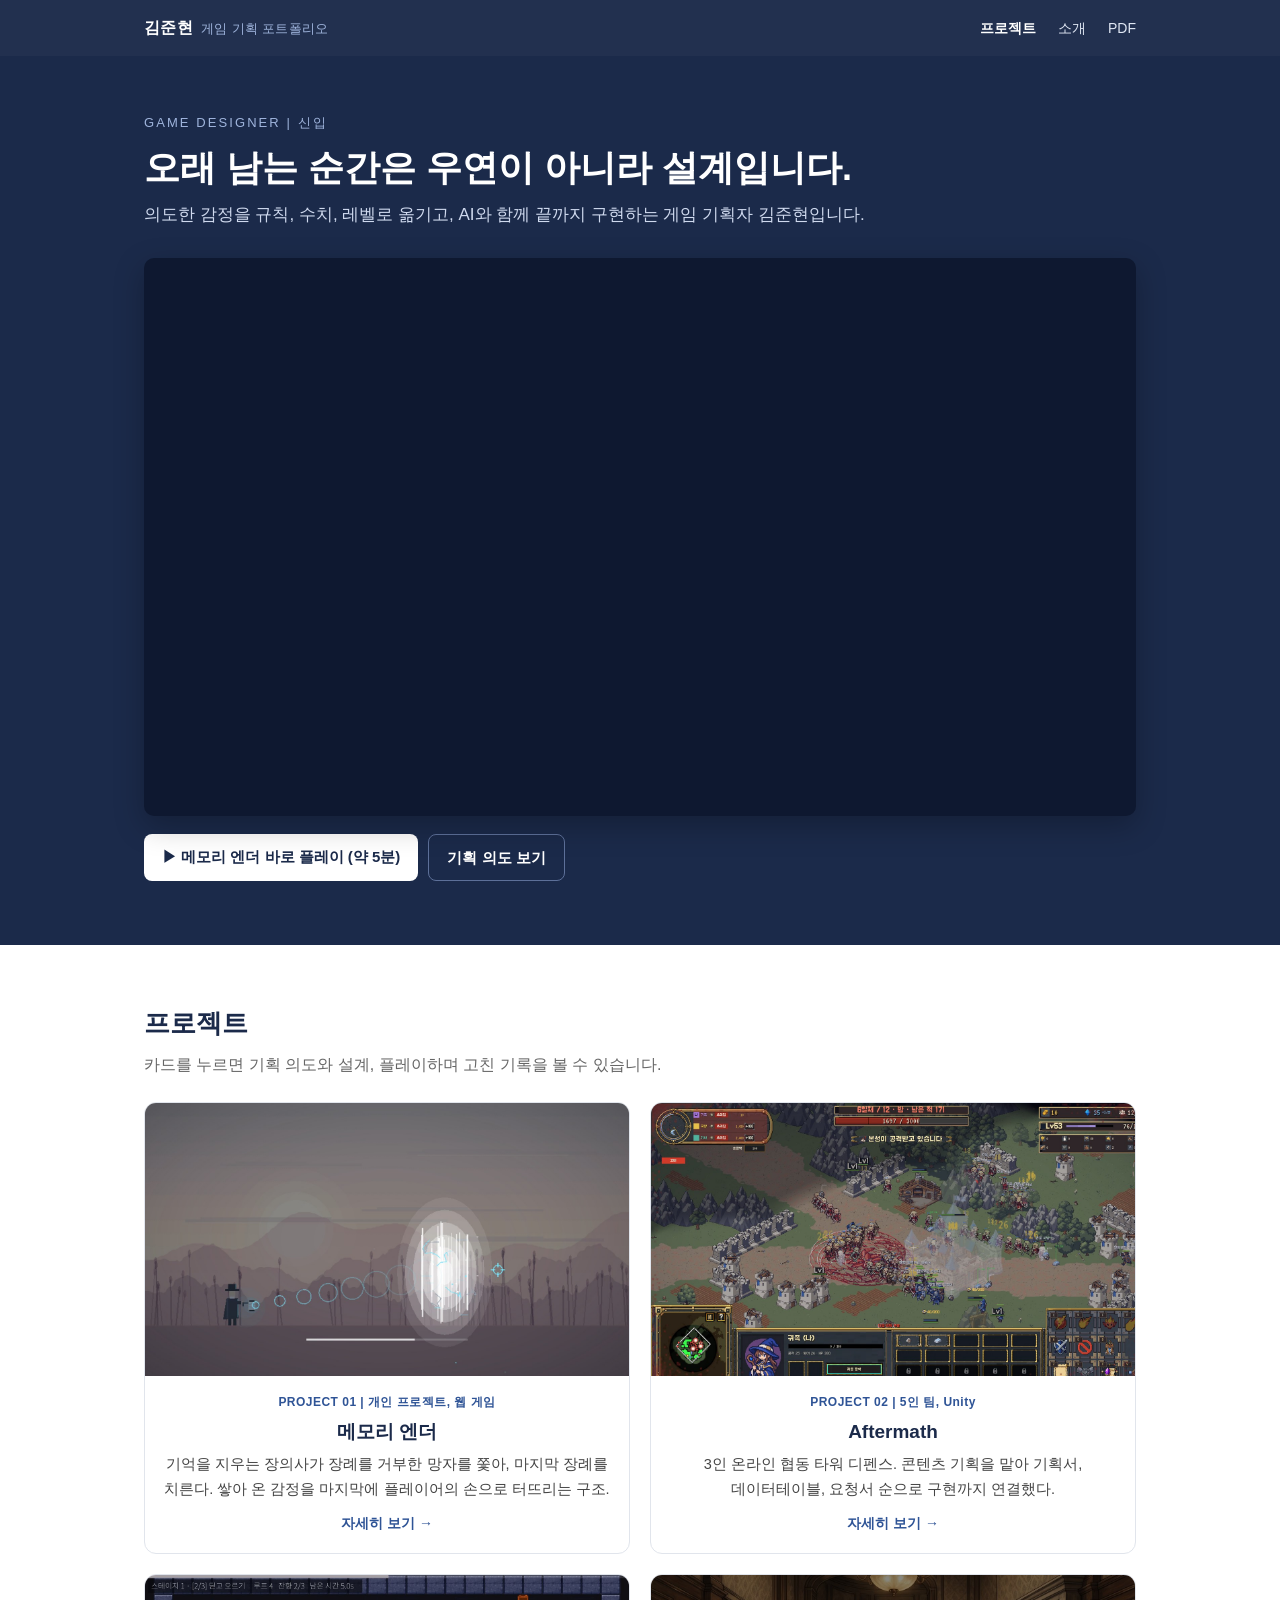
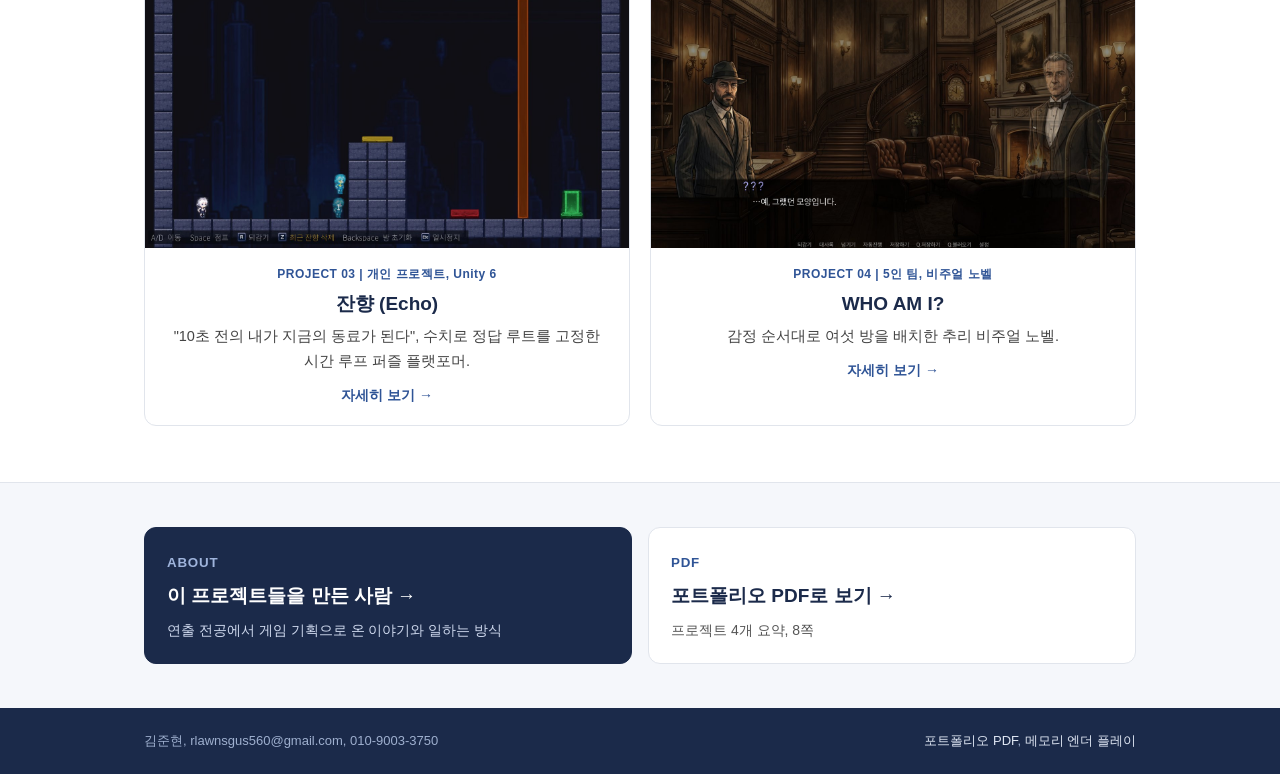
<file: index.html>
<!DOCTYPE html><html lang="ko"><head><meta charset="utf-8"><meta name="viewport" content="width=device-width,initial-scale=1">
<title>김준현 | 게임 기획 포트폴리오</title><meta name="description" content="게임 기획자 김준현 포트폴리오">
<link rel="stylesheet" href="assets/style.css?v=5"></head><body>
<nav class="top"><div class="wrap"><a class="brand" href="index.html">김준현<span>게임 기획 포트폴리오</span></a><ul><li><a href="index.html" class="on">프로젝트</a></li><li><a href="about.html" class="">소개</a></li><li><a href="files/portfolio.pdf" class="">PDF</a></li></ul></div></nav>

<header class="hero"><div class="wrap">
<div class="k">GAME DESIGNER | 신입</div>
<h1>오래 남는 순간은 우연이 아니라 설계입니다.</h1>
<p class="lead">의도한 감정을 규칙, 수치, 레벨로 옮기고, AI와 함께 끝까지 구현하는 게임 기획자 김준현입니다.</p>
<div class="video" data-v="memory-ender"><div class="ph"><img src="assets/img/me-chase.jpg" alt=""><div><b style="font-size:20px;color:#fff">메모리 엔더 플레이 영상</b><br>영상 준비 중. 아래 버튼으로 바로 플레이할 수 있습니다</div></div></div>
<div class="btns"><a class="btn p" href="https://sei-ban.github.io/memory-ender/?v=1124" target="_blank" rel="noopener">▶ 메모리 엔더 바로 플레이 (약 5분)</a><a class="btn g" href="projects/memory-ender.html">기획 의도 보기</a></div>
</div></header>
<section class="s"><div class="wrap">
<h2 class="t">프로젝트</h2><p class="st">카드를 누르면 기획 의도와 설계, 플레이하며 고친 기록을 볼 수 있습니다.</p>
<div class="cards"><a class="card" href="projects/memory-ender.html"><div class="thumb"><img src="assets/img/me-climax.jpg" alt=""></div><div class="c"><div class="tag">PROJECT 01 | 개인 프로젝트, 웹 게임</div><h4>메모리 엔더</h4><p>기억을 지우는 장의사가 장례를 거부한 망자를 쫓아, 마지막 장례를 치른다. 쌓아 온 감정을 마지막에 플레이어의 손으로 터뜨리는 구조.</p><div class="more">자세히 보기 →</div></div></a><a class="card" href="projects/aftermath.html"><div class="thumb"><img src="assets/img/af-battle-full.jpg" alt=""></div><div class="c"><div class="tag">PROJECT 02 | 5인 팀, Unity</div><h4>Aftermath</h4><p>3인 온라인 협동 타워 디펜스. 콘텐츠 기획을 맡아 기획서, 데이터테이블, 요청서 순으로 구현까지 연결했다.</p><div class="more">자세히 보기 →</div></div></a><a class="card" href="projects/echo.html"><div class="thumb"><img src="assets/img/echo-tower.jpg" alt=""></div><div class="c"><div class="tag">PROJECT 03 | 개인 프로젝트, Unity 6</div><h4>잔향 (Echo)</h4><p>"10초 전의 내가 지금의 동료가 된다", 수치로 정답 루트를 고정한 시간 루프 퍼즐 플랫포머.</p><div class="more">자세히 보기 →</div></div></a><a class="card" href="projects/whoami.html"><div class="thumb"><img src="assets/img/who-lobby.jpg" alt=""></div><div class="c"><div class="tag">PROJECT 04 | 5인 팀, 비주얼 노벨</div><h4>WHO AM I?</h4><p>감정 순서대로 여섯 방을 배치한 추리 비주얼 노벨.</p><div class="more">자세히 보기 →</div></div></a></div>
</div></section>
<section class="next"><div class="wrap"><div class="grid">
<a class="box dark" href="about.html"><small>ABOUT</small><b>이 프로젝트들을 만든 사람 →</b><span>연출 전공에서 게임 기획으로 온 이야기와 일하는 방식</span></a>
<a class="box" href="files/portfolio.pdf"><small>PDF</small><b>포트폴리오 PDF로 보기 →</b><span>프로젝트 4개 요약, 8쪽</span></a>
</div></div></section>
<footer><div class="wrap"><span>김준현, rlawnsgus560@gmail.com, 010-9003-3750</span><span><a href="files/portfolio.pdf">포트폴리오 PDF</a>, <a href="https://sei-ban.github.io/memory-ender/?v=1124" target="_blank" rel="noopener">메모리 엔더 플레이</a></span></div></footer>
<script src="assets/site.js?v=4"></script></body></html>
</file>
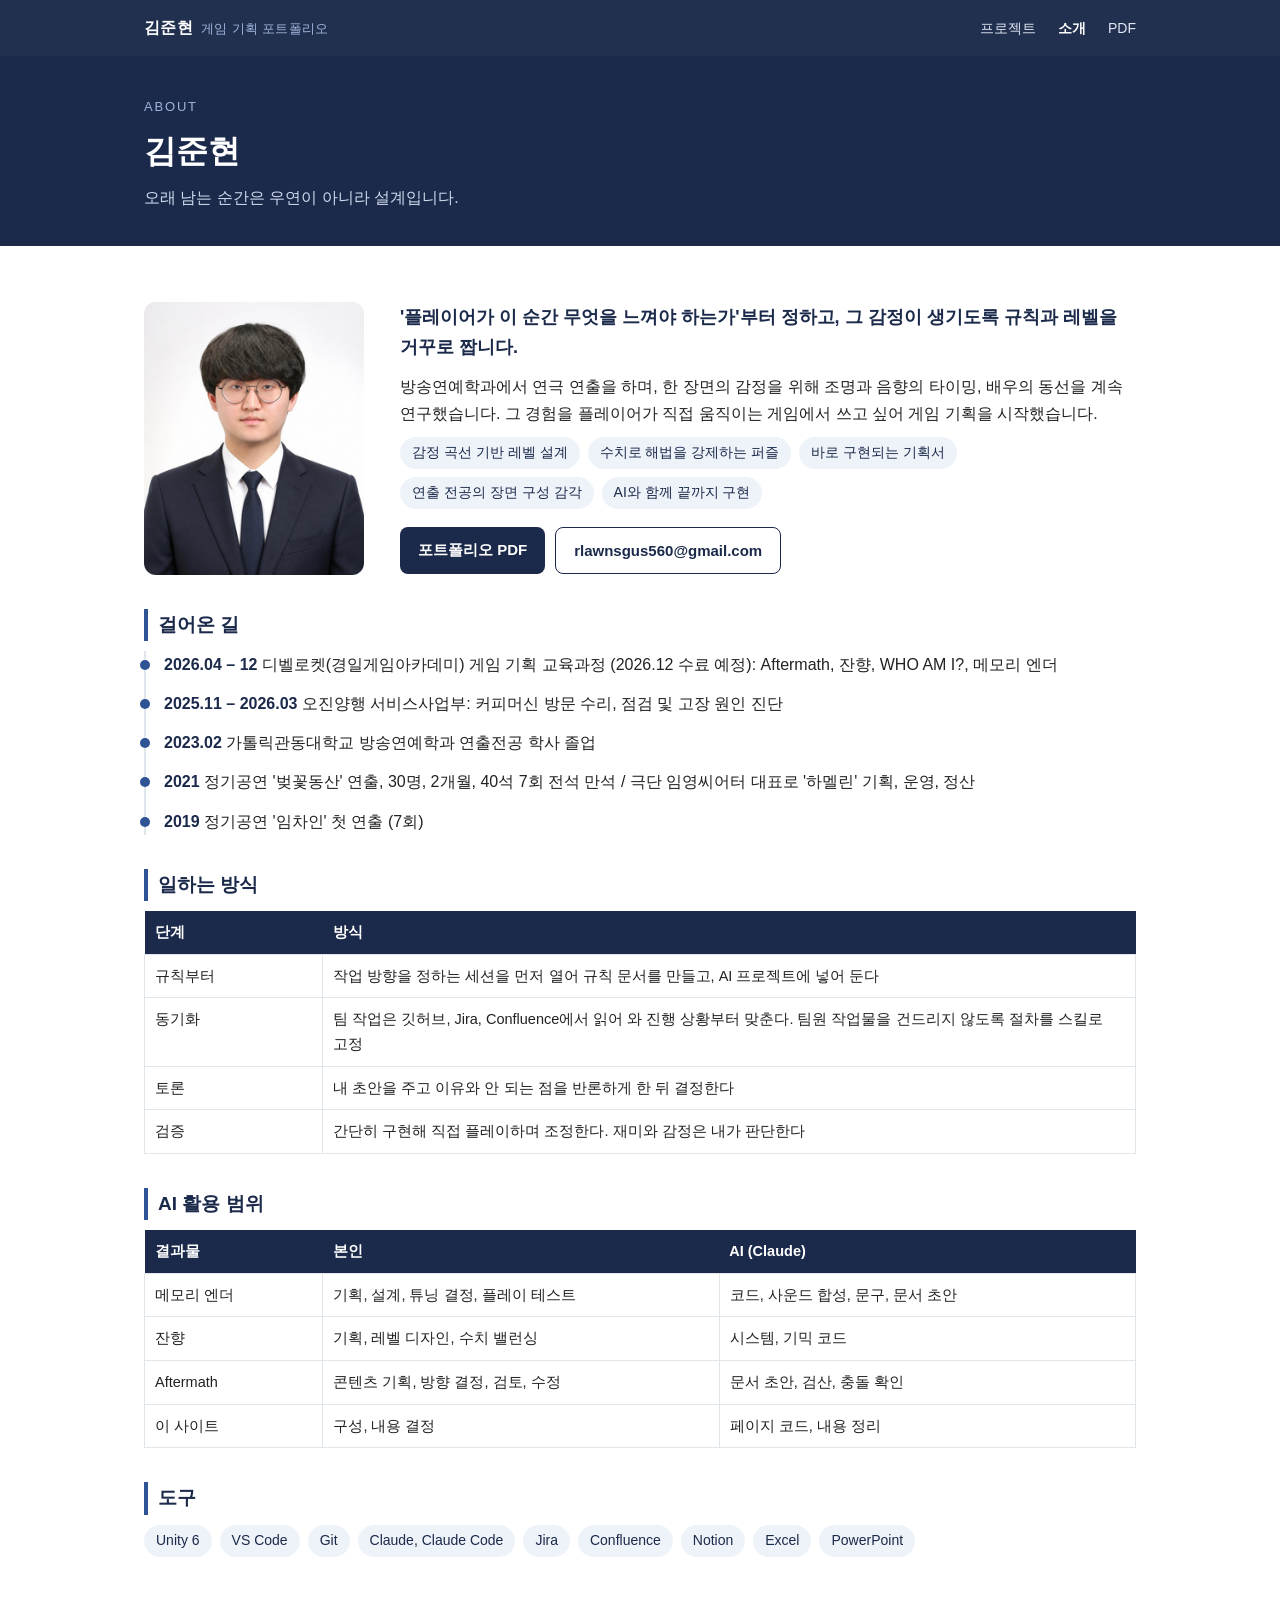
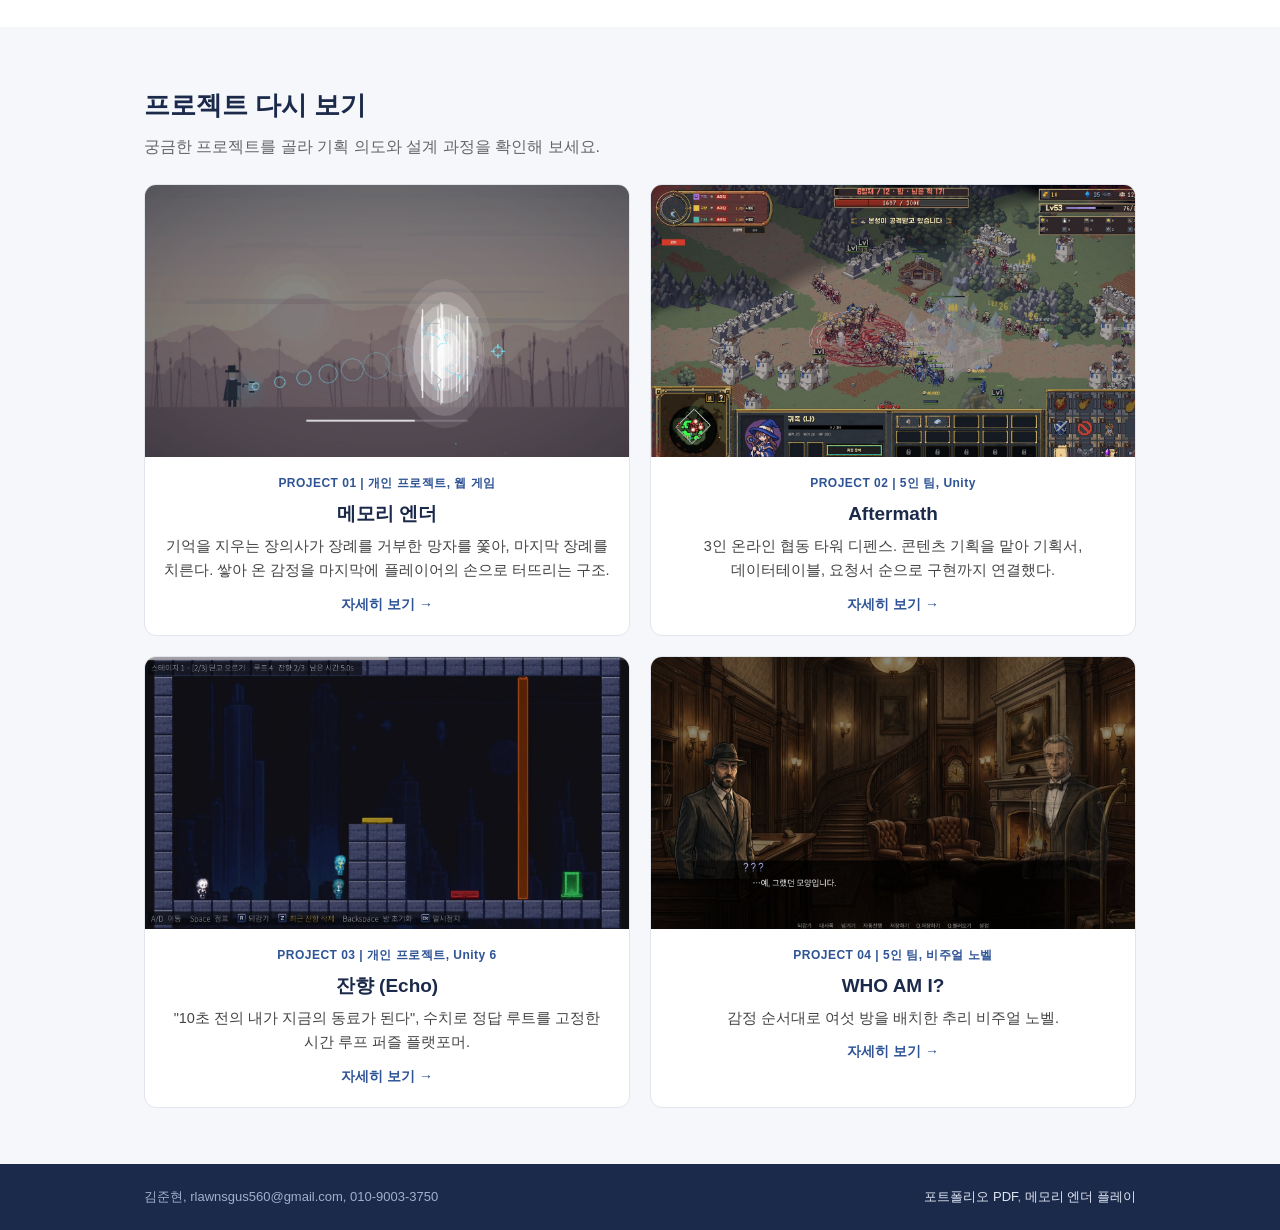
<file: about.html>
<!DOCTYPE html><html lang="ko"><head><meta charset="utf-8"><meta name="viewport" content="width=device-width,initial-scale=1">
<title>소개 | 김준현</title><meta name="description" content="게임 기획자 김준현 포트폴리오">
<link rel="stylesheet" href="assets/style.css?v=5"></head><body>
<nav class="top"><div class="wrap"><a class="brand" href="index.html">김준현<span>게임 기획 포트폴리오</span></a><ul><li><a href="index.html" class="">프로젝트</a></li><li><a href="about.html" class="on">소개</a></li><li><a href="files/portfolio.pdf" class="">PDF</a></li></ul></div></nav>

<header class="phead"><div class="wrap"><div class="k">ABOUT</div><h1>김준현</h1><p>오래 남는 순간은 우연이 아니라 설계입니다.</p></div></header>
<section class="s"><div class="wrap"><div class="about">
<img class="ph" src="assets/img/photo.png" alt="김준현">
<div>
<p style="font-size:18px;color:var(--navy);font-weight:700">'플레이어가 이 순간 무엇을 느껴야 하는가'부터 정하고, 그 감정이 생기도록 규칙과 레벨을 거꾸로 짭니다.</p>
<p>방송연예학과에서 연극 연출을 하며, 한 장면의 감정을 위해 조명과 음향의 타이밍, 배우의 동선을 계속 연구했습니다. 그 경험을 플레이어가 직접 움직이는 게임에서 쓰고 싶어 게임 기획을 시작했습니다.</p>
<div class="chips"><span class="chip">감정 곡선 기반 레벨 설계</span><span class="chip">수치로 해법을 강제하는 퍼즐</span><span class="chip">바로 구현되는 기획서</span><span class="chip">연출 전공의 장면 구성 감각</span><span class="chip">AI와 함께 끝까지 구현</span></div>
<div class="btns"><a class="btn n" href="files/portfolio.pdf">포트폴리오 PDF</a><a class="btn o" href="mailto:rlawnsgus560@gmail.com">rlawnsgus560@gmail.com</a></div>
</div></div>

<h3>걸어온 길</h3>
<div class="tl">
<div><b>2026.04 – 12</b> 디벨로켓(경일게임아카데미) 게임 기획 교육과정 (2026.12 수료 예정): Aftermath, 잔향, WHO AM I?, 메모리 엔더</div>
<div><b>2025.11 – 2026.03</b> 오진양행 서비스사업부: 커피머신 방문 수리, 점검 및 고장 원인 진단</div>
<div><b>2023.02</b> 가톨릭관동대학교 방송연예학과 연출전공 학사 졸업</div>
<div><b>2021</b> 정기공연 '벚꽃동산' 연출, 30명, 2개월, 40석 7회 전석 만석 / 극단 임영씨어터 대표로 '하멜린' 기획, 운영, 정산</div>
<div><b>2019</b> 정기공연 '임차인' 첫 연출 (7회)</div>
</div>

<h3>일하는 방식</h3>
<table><tr><th style="width:18%">단계</th><th>방식</th></tr>
<tr><td>규칙부터</td><td>작업 방향을 정하는 세션을 먼저 열어 규칙 문서를 만들고, AI 프로젝트에 넣어 둔다</td></tr>
<tr><td>동기화</td><td>팀 작업은 깃허브, Jira, Confluence에서 읽어 와 진행 상황부터 맞춘다. 팀원 작업물을 건드리지 않도록 절차를 스킬로 고정</td></tr>
<tr><td>토론</td><td>내 초안을 주고 이유와 안 되는 점을 반론하게 한 뒤 결정한다</td></tr>
<tr><td>검증</td><td>간단히 구현해 직접 플레이하며 조정한다. 재미와 감정은 내가 판단한다</td></tr></table>

<h3>AI 활용 범위</h3>
<table><tr><th style="width:18%">결과물</th><th style="width:40%">본인</th><th>AI (Claude)</th></tr>
<tr><td>메모리 엔더</td><td>기획, 설계, 튜닝 결정, 플레이 테스트</td><td>코드, 사운드 합성, 문구, 문서 초안</td></tr>
<tr><td>잔향</td><td>기획, 레벨 디자인, 수치 밸런싱</td><td>시스템, 기믹 코드</td></tr>
<tr><td>Aftermath</td><td>콘텐츠 기획, 방향 결정, 검토, 수정</td><td>문서 초안, 검산, 충돌 확인</td></tr>
<tr><td>이 사이트</td><td>구성, 내용 결정</td><td>페이지 코드, 내용 정리</td></tr></table>

<h3>도구</h3>
<div class="chips"><span class="chip">Unity 6</span><span class="chip">VS Code</span><span class="chip">Git</span><span class="chip">Claude, Claude Code</span><span class="chip">Jira</span><span class="chip">Confluence</span><span class="chip">Notion</span><span class="chip">Excel</span><span class="chip">PowerPoint</span></div>
</div></section>

<section class="s alt"><div class="wrap">
<h2 class="t">프로젝트 다시 보기</h2><p class="st">궁금한 프로젝트를 골라 기획 의도와 설계 과정을 확인해 보세요.</p>
<div class="cards"><a class="card" href="projects/memory-ender.html"><div class="thumb"><img src="assets/img/me-climax.jpg" alt=""></div><div class="c"><div class="tag">PROJECT 01 | 개인 프로젝트, 웹 게임</div><h4>메모리 엔더</h4><p>기억을 지우는 장의사가 장례를 거부한 망자를 쫓아, 마지막 장례를 치른다. 쌓아 온 감정을 마지막에 플레이어의 손으로 터뜨리는 구조.</p><div class="more">자세히 보기 →</div></div></a><a class="card" href="projects/aftermath.html"><div class="thumb"><img src="assets/img/af-battle-full.jpg" alt=""></div><div class="c"><div class="tag">PROJECT 02 | 5인 팀, Unity</div><h4>Aftermath</h4><p>3인 온라인 협동 타워 디펜스. 콘텐츠 기획을 맡아 기획서, 데이터테이블, 요청서 순으로 구현까지 연결했다.</p><div class="more">자세히 보기 →</div></div></a><a class="card" href="projects/echo.html"><div class="thumb"><img src="assets/img/echo-tower.jpg" alt=""></div><div class="c"><div class="tag">PROJECT 03 | 개인 프로젝트, Unity 6</div><h4>잔향 (Echo)</h4><p>"10초 전의 내가 지금의 동료가 된다", 수치로 정답 루트를 고정한 시간 루프 퍼즐 플랫포머.</p><div class="more">자세히 보기 →</div></div></a><a class="card" href="projects/whoami.html"><div class="thumb"><img src="assets/img/who-lobby.jpg" alt=""></div><div class="c"><div class="tag">PROJECT 04 | 5인 팀, 비주얼 노벨</div><h4>WHO AM I?</h4><p>감정 순서대로 여섯 방을 배치한 추리 비주얼 노벨.</p><div class="more">자세히 보기 →</div></div></a></div>
</div></section>
<footer><div class="wrap"><span>김준현, rlawnsgus560@gmail.com, 010-9003-3750</span><span><a href="files/portfolio.pdf">포트폴리오 PDF</a>, <a href="https://sei-ban.github.io/memory-ender/?v=1124" target="_blank" rel="noopener">메모리 엔더 플레이</a></span></div></footer>
<script src="assets/site.js?v=4"></script></body></html>
</file>
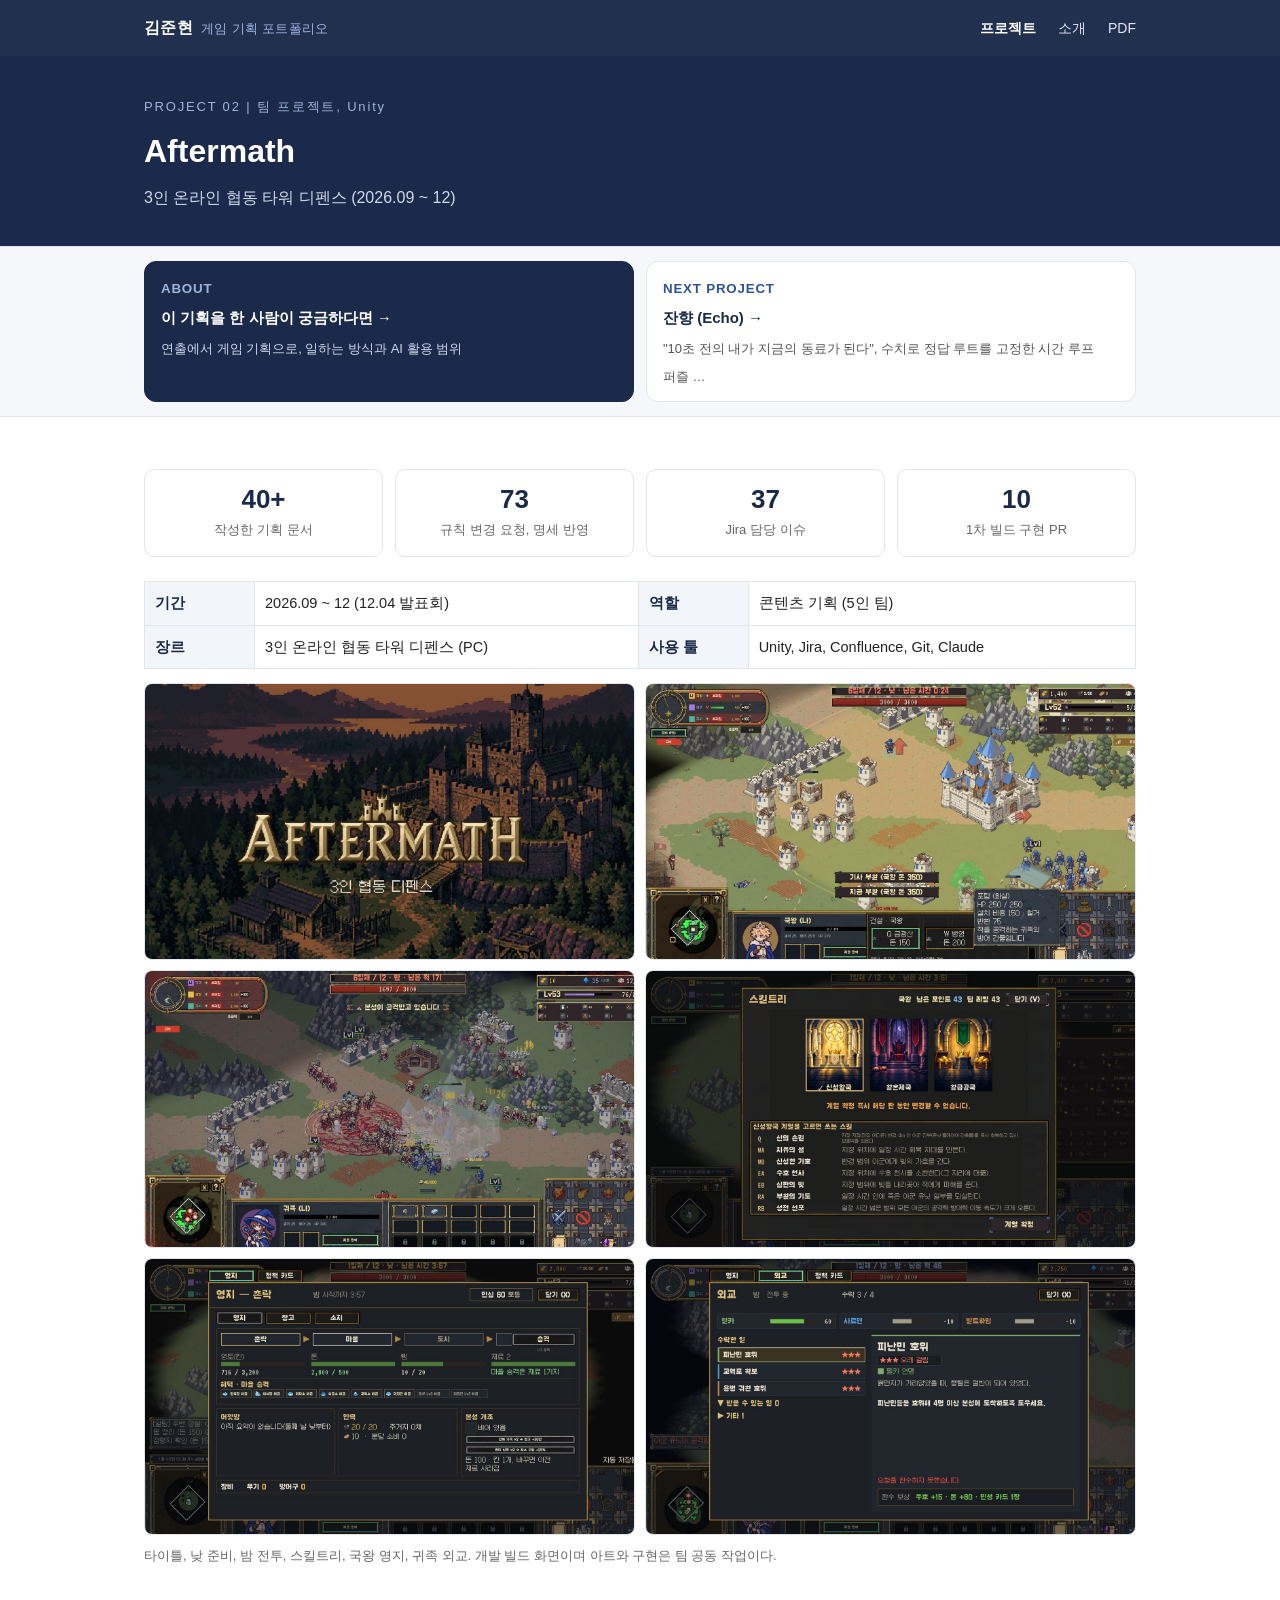
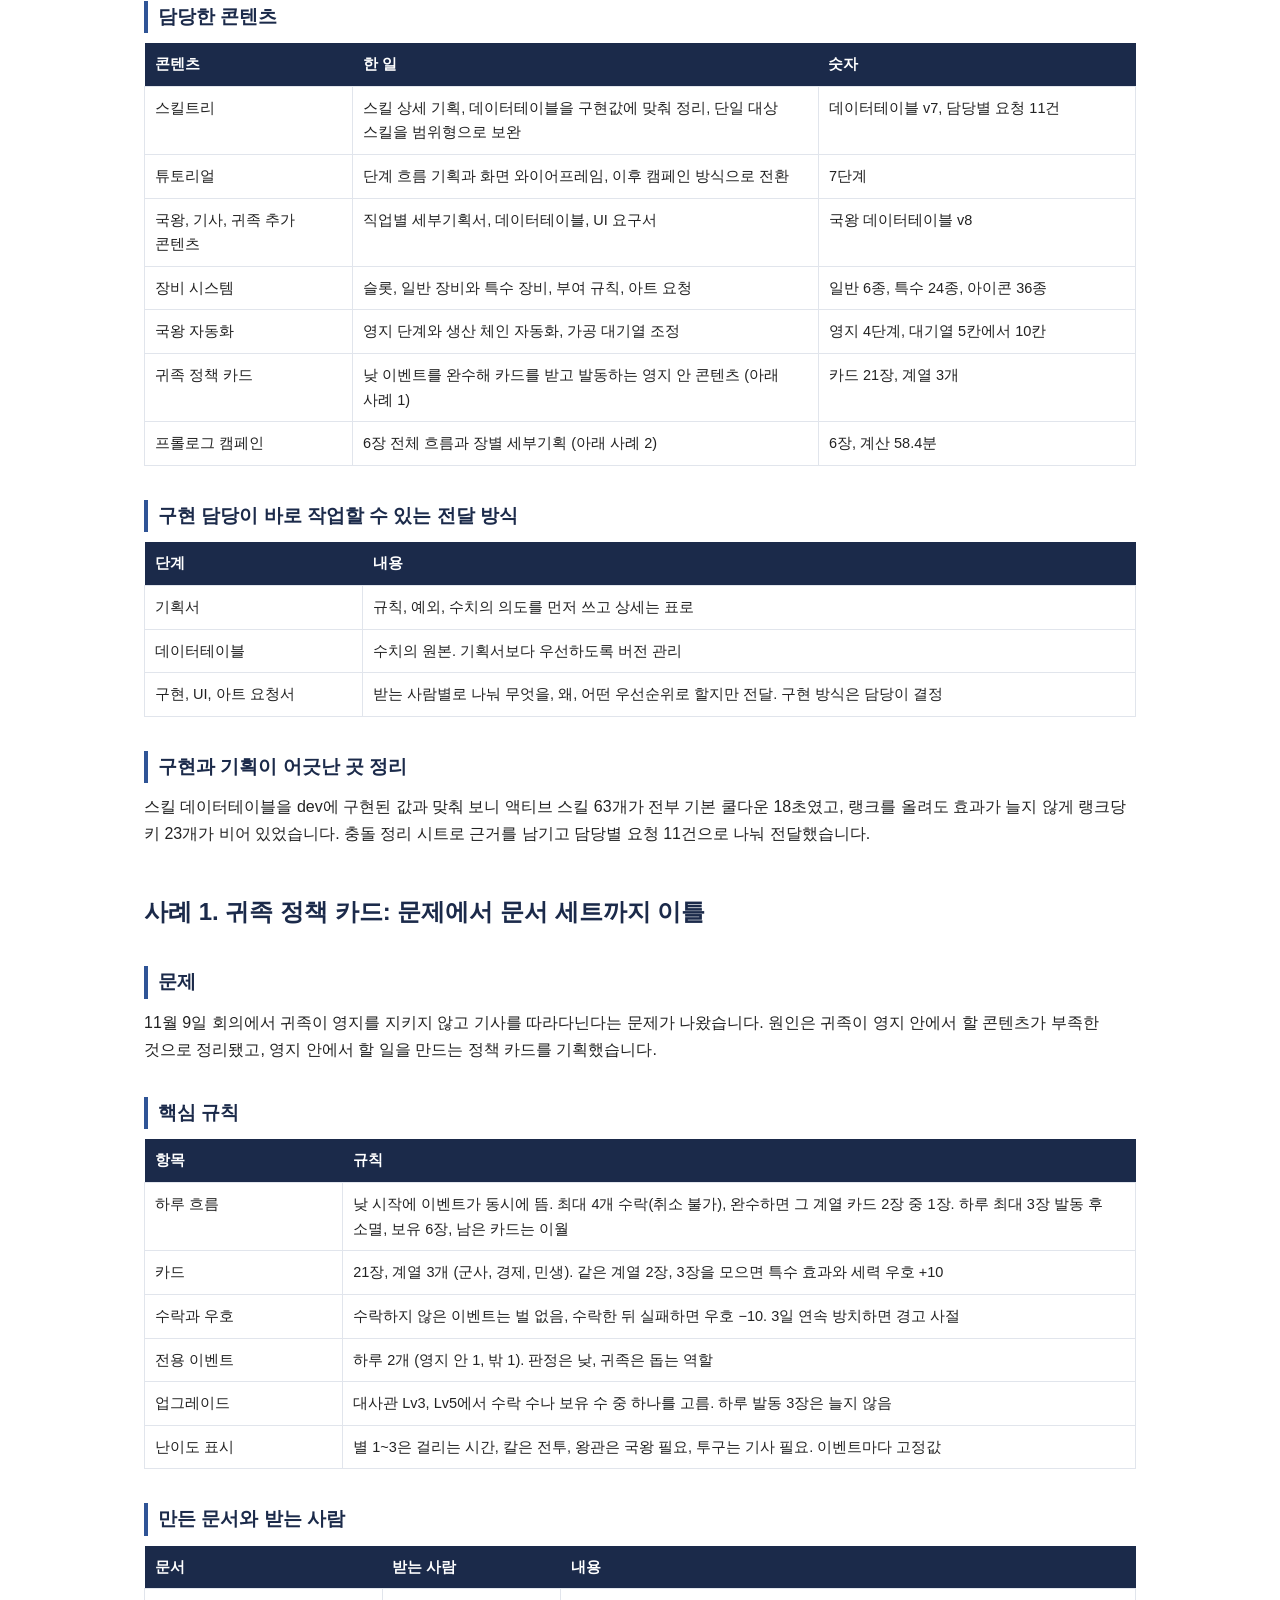
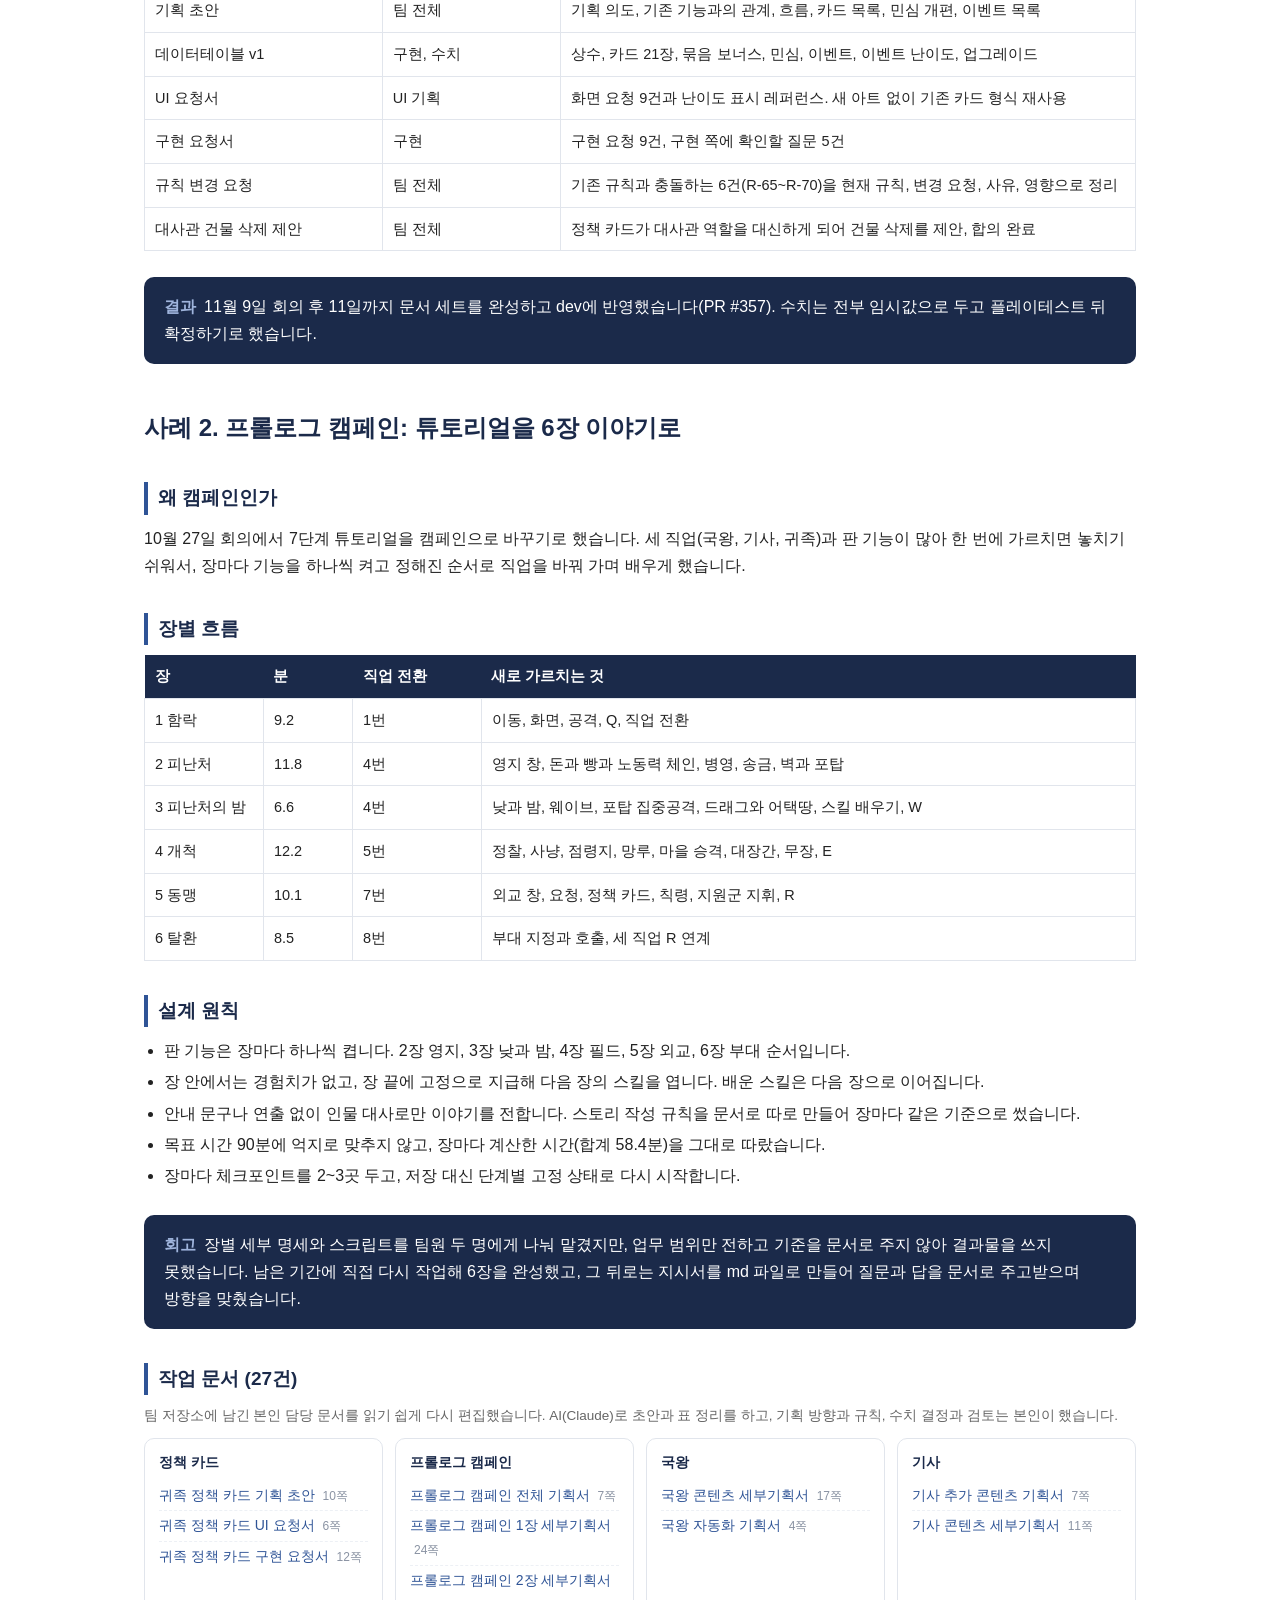
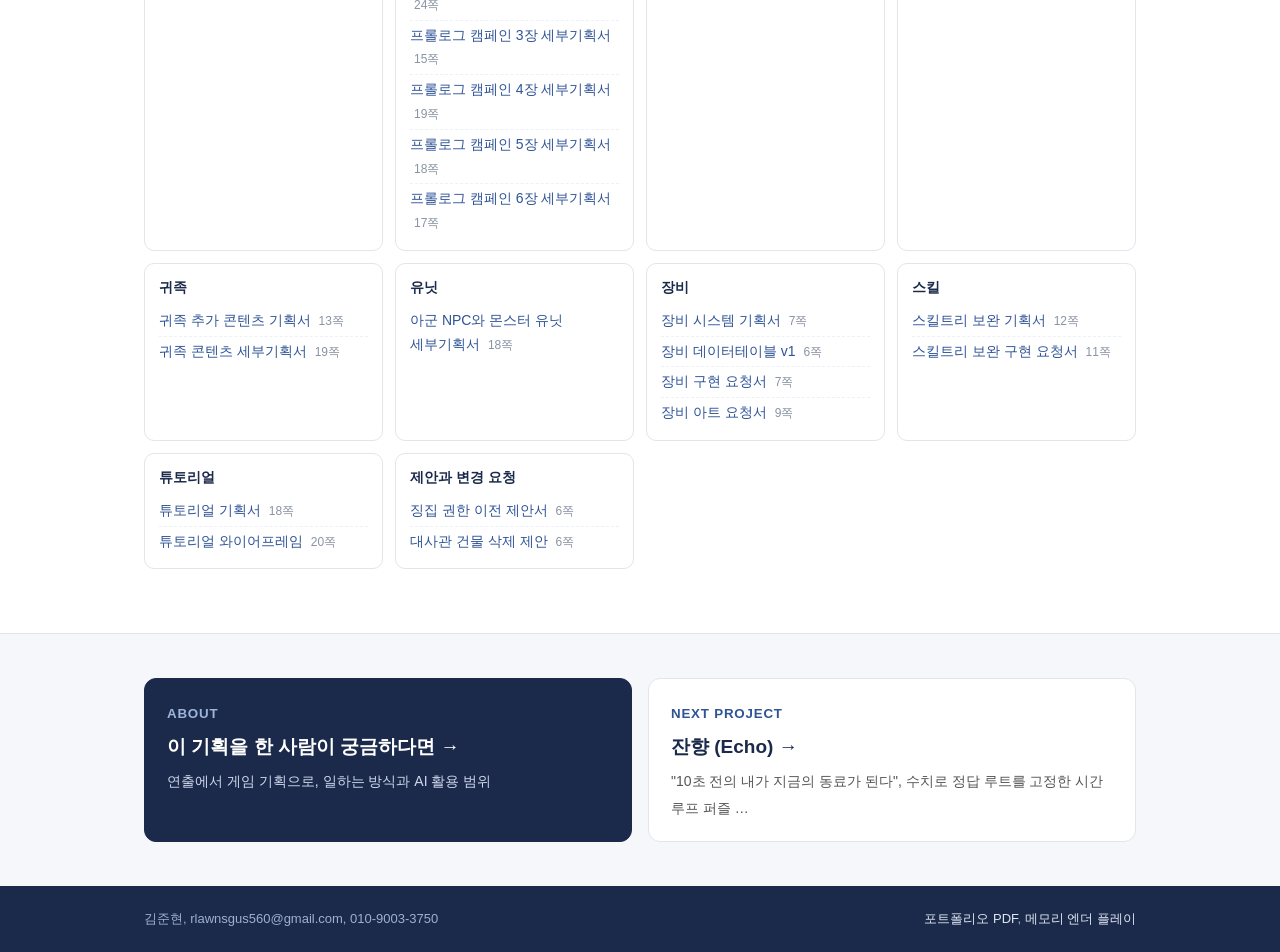
<file: projects/aftermath.html>
<!DOCTYPE html><html lang="ko"><head><meta charset="utf-8"><meta name="viewport" content="width=device-width,initial-scale=1">
<title>Aftermath | 김준현</title><meta name="description" content="게임 기획자 김준현 포트폴리오">
<link rel="stylesheet" href="../assets/style.css?v=5"></head><body>
<nav class="top"><div class="wrap"><a class="brand" href="../index.html">김준현<span>게임 기획 포트폴리오</span></a><ul><li><a href="../index.html" class="on">프로젝트</a></li><li><a href="../about.html" class="">소개</a></li><li><a href="../files/portfolio.pdf" class="">PDF</a></li></ul></div></nav>

<header class="phead"><div class="wrap"><div class="k">PROJECT 02 | 팀 프로젝트, Unity</div><h1>Aftermath</h1><p>3인 온라인 협동 타워 디펜스 (2026.09 ~ 12)</p></div></header><section class="next top"><div class="wrap"><div class="grid">
<a class="box dark" href="../about.html"><small>ABOUT</small><b>이 기획을 한 사람이 궁금하다면 →</b><span>연출에서 게임 기획으로, 일하는 방식과 AI 활용 범위</span></a>
<a class="box" href="echo.html"><small>NEXT PROJECT</small><b>잔향 (Echo) →</b><span>"10초 전의 내가 지금의 동료가 된다", 수치로 정답 루트를 고정한 시간 루프 퍼즐 …</span></a>
</div></div></section>
<section class="s" style="padding-top:28px"><div class="wrap">

  <div class="stats"><div class="stat"><b>40+</b><span>작성한 기획 문서</span></div><div class="stat"><b>73</b><span>규칙 변경 요청, 명세 반영</span></div><div class="stat"><b>37</b><span>Jira 담당 이슈</span></div><div class="stat"><b>10</b><span>1차 빌드 구현 PR</span></div></div>
  <table class="info"><tr><td class="h">기간</td><td>2026.09 ~ 12 (12.04 발표회)</td><td class="h">역할</td><td>콘텐츠 기획 (5인 팀)</td></tr><tr><td class="h">장르</td><td>3인 온라인 협동 타워 디펜스 (PC)</td><td class="h">사용 툴</td><td>Unity, Jira, Confluence, Git, Claude</td></tr></table>
  <div class="gallery"><img src="../assets/img/af-title.jpg" alt="타이틀"><img src="../assets/img/af-day-full.jpg" alt="낮 준비"><img src="../assets/img/af-battle-full.jpg" alt="밤 전투"><img src="../assets/img/af-skill-full.jpg" alt="스킬트리"><img src="../assets/img/af-estate-full.jpg" alt="국왕 영지"><img src="../assets/img/af-diplo-full.jpg" alt="귀족 외교"></div>
  <p class="cap">타이틀, 낮 준비, 밤 전투, 스킬트리, 국왕 영지, 귀족 외교. 개발 빌드 화면이며 아트와 구현은 팀 공동 작업이다.</p>
  <h3>담당한 콘텐츠</h3>
  <table><tr><th style="width:21%">콘텐츠</th><th style="width:47%">한 일</th><th>숫자</th></tr>
   <tr><td>스킬트리</td><td>스킬 상세 기획, 데이터테이블을 구현값에 맞춰 정리, 단일 대상 스킬을 범위형으로 보완</td><td>데이터테이블 v7, 담당별 요청 11건</td></tr>
   <tr><td>튜토리얼</td><td>단계 흐름 기획과 화면 와이어프레임, 이후 캠페인 방식으로 전환</td><td>7단계</td></tr>
   <tr><td>국왕, 기사, 귀족 추가 콘텐츠</td><td>직업별 세부기획서, 데이터테이블, UI 요구서</td><td>국왕 데이터테이블 v8</td></tr>
   <tr><td>장비 시스템</td><td>슬롯, 일반 장비와 특수 장비, 부여 규칙, 아트 요청</td><td>일반 6종, 특수 24종, 아이콘 36종</td></tr>
   <tr><td>국왕 자동화</td><td>영지 단계와 생산 체인 자동화, 가공 대기열 조정</td><td>영지 4단계, 대기열 5칸에서 10칸</td></tr>
   <tr><td>귀족 정책 카드</td><td>낮 이벤트를 완수해 카드를 받고 발동하는 영지 안 콘텐츠 (아래 사례 1)</td><td>카드 21장, 계열 3개</td></tr>
   <tr><td>프롤로그 캠페인</td><td>6장 전체 흐름과 장별 세부기획 (아래 사례 2)</td><td>6장, 계산 58.4분</td></tr></table>
  <h3>구현 담당이 바로 작업할 수 있는 전달 방식</h3>
  <table><tr><th style="width:22%">단계</th><th>내용</th></tr>
   <tr><td>기획서</td><td>규칙, 예외, 수치의 의도를 먼저 쓰고 상세는 표로</td></tr>
   <tr><td>데이터테이블</td><td>수치의 원본. 기획서보다 우선하도록 버전 관리</td></tr>
   <tr><td>구현, UI, 아트 요청서</td><td>받는 사람별로 나눠 무엇을, 왜, 어떤 우선순위로 할지만 전달. 구현 방식은 담당이 결정</td></tr></table>
  <h3>구현과 기획이 어긋난 곳 정리</h3>
  <p>스킬 데이터테이블을 dev에 구현된 값과 맞춰 보니 액티브 스킬 63개가 전부 기본 쿨다운 18초였고, 랭크를 올려도 효과가 늘지 않게 랭크당 키 23개가 비어 있었습니다. 충돌 정리 시트로 근거를 남기고 담당별 요청 11건으로 나눠 전달했습니다.</p>
<h2 style="margin:44px 0 6px;color:var(--navy);font-size:24px">사례 1. 귀족 정책 카드: 문제에서 문서 세트까지 이틀</h2>

  <h3>문제</h3>
  <p>11월 9일 회의에서 귀족이 영지를 지키지 않고 기사를 따라다닌다는 문제가 나왔습니다. 원인은 귀족이 영지 안에서 할 콘텐츠가 부족한 것으로 정리됐고, 영지 안에서 할 일을 만드는 정책 카드를 기획했습니다.</p>
  <h3>핵심 규칙</h3>
  <table><tr><th style="width:20%">항목</th><th>규칙</th></tr>
   <tr><td>하루 흐름</td><td>낮 시작에 이벤트가 동시에 뜸. 최대 4개 수락(취소 불가), 완수하면 그 계열 카드 2장 중 1장. 하루 최대 3장 발동 후 소멸, 보유 6장, 남은 카드는 이월</td></tr>
   <tr><td>카드</td><td>21장, 계열 3개 (군사, 경제, 민생). 같은 계열 2장, 3장을 모으면 특수 효과와 세력 우호 +10</td></tr>
   <tr><td>수락과 우호</td><td>수락하지 않은 이벤트는 벌 없음, 수락한 뒤 실패하면 우호 −10. 3일 연속 방치하면 경고 사절</td></tr>
   <tr><td>전용 이벤트</td><td>하루 2개 (영지 안 1, 밖 1). 판정은 낮, 귀족은 돕는 역할</td></tr>
   <tr><td>업그레이드</td><td>대사관 Lv3, Lv5에서 수락 수나 보유 수 중 하나를 고름. 하루 발동 3장은 늘지 않음</td></tr>
   <tr><td>난이도 표시</td><td>별 1~3은 걸리는 시간, 칼은 전투, 왕관은 국왕 필요, 투구는 기사 필요. 이벤트마다 고정값</td></tr></table>
  <h3>만든 문서와 받는 사람</h3>
  <table><tr><th style="width:24%">문서</th><th style="width:18%">받는 사람</th><th>내용</th></tr>
   <tr><td>기획 초안</td><td>팀 전체</td><td>기획 의도, 기존 기능과의 관계, 흐름, 카드 목록, 민심 개편, 이벤트 목록</td></tr>
   <tr><td>데이터테이블 v1</td><td>구현, 수치</td><td>상수, 카드 21장, 묶음 보너스, 민심, 이벤트, 이벤트 난이도, 업그레이드</td></tr>
   <tr><td>UI 요청서</td><td>UI 기획</td><td>화면 요청 9건과 난이도 표시 레퍼런스. 새 아트 없이 기존 카드 형식 재사용</td></tr>
   <tr><td>구현 요청서</td><td>구현</td><td>구현 요청 9건, 구현 쪽에 확인할 질문 5건</td></tr>
   <tr><td>규칙 변경 요청</td><td>팀 전체</td><td>기존 규칙과 충돌하는 6건(R-65~R-70)을 현재 규칙, 변경 요청, 사유, 영향으로 정리</td></tr>
   <tr><td>대사관 건물 삭제 제안</td><td>팀 전체</td><td>정책 카드가 대사관 역할을 대신하게 되어 건물 삭제를 제안, 합의 완료</td></tr></table>
  <div class="lesson"><b>결과</b>11월 9일 회의 후 11일까지 문서 세트를 완성하고 dev에 반영했습니다(PR #357). 수치는 전부 임시값으로 두고 플레이테스트 뒤 확정하기로 했습니다.</div>
<h2 style="margin:44px 0 6px;color:var(--navy);font-size:24px">사례 2. 프롤로그 캠페인: 튜토리얼을 6장 이야기로</h2>

  <h3>왜 캠페인인가</h3>
  <p>10월 27일 회의에서 7단계 튜토리얼을 캠페인으로 바꾸기로 했습니다. 세 직업(국왕, 기사, 귀족)과 판 기능이 많아 한 번에 가르치면 놓치기 쉬워서, 장마다 기능을 하나씩 켜고 정해진 순서로 직업을 바꿔 가며 배우게 했습니다.</p>
  <h3>장별 흐름</h3>
  <table><tr><th style="width:12%">장</th><th style="width:9%">분</th><th style="width:13%">직업 전환</th><th>새로 가르치는 것</th></tr>
   <tr><td>1 함락</td><td>9.2</td><td>1번</td><td>이동, 화면, 공격, Q, 직업 전환</td></tr>
   <tr><td>2 피난처</td><td>11.8</td><td>4번</td><td>영지 창, 돈과 빵과 노동력 체인, 병영, 송금, 벽과 포탑</td></tr>
   <tr><td>3 피난처의 밤</td><td>6.6</td><td>4번</td><td>낮과 밤, 웨이브, 포탑 집중공격, 드래그와 어택땅, 스킬 배우기, W</td></tr>
   <tr><td>4 개척</td><td>12.2</td><td>5번</td><td>정찰, 사냥, 점령지, 망루, 마을 승격, 대장간, 무장, E</td></tr>
   <tr><td>5 동맹</td><td>10.1</td><td>7번</td><td>외교 창, 요청, 정책 카드, 칙령, 지원군 지휘, R</td></tr>
   <tr><td>6 탈환</td><td>8.5</td><td>8번</td><td>부대 지정과 호출, 세 직업 R 연계</td></tr></table>
  <h3>설계 원칙</h3>
  <ul class="l"><li>판 기능은 장마다 하나씩 켭니다. 2장 영지, 3장 낮과 밤, 4장 필드, 5장 외교, 6장 부대 순서입니다.</li>
   <li>장 안에서는 경험치가 없고, 장 끝에 고정으로 지급해 다음 장의 스킬을 엽니다. 배운 스킬은 다음 장으로 이어집니다.</li>
   <li>안내 문구나 연출 없이 인물 대사로만 이야기를 전합니다. 스토리 작성 규칙을 문서로 따로 만들어 장마다 같은 기준으로 썼습니다.</li>
   <li>목표 시간 90분에 억지로 맞추지 않고, 장마다 계산한 시간(합계 58.4분)을 그대로 따랐습니다.</li>
   <li>장마다 체크포인트를 2~3곳 두고, 저장 대신 단계별 고정 상태로 다시 시작합니다.</li></ul>
  <div class="lesson"><b>회고</b>장별 세부 명세와 스크립트를 팀원 두 명에게 나눠 맡겼지만, 업무 범위만 전하고 기준을 문서로 주지 않아 결과물을 쓰지 못했습니다. 남은 기간에 직접 다시 작업해 6장을 완성했고, 그 뒤로는 지시서를 md 파일로 만들어 질문과 답을 문서로 주고받으며 방향을 맞췄습니다.</div>
  <h3>작업 문서 (27건)</h3>
<p class="note">팀 저장소에 남긴 본인 담당 문서를 읽기 쉽게 다시 편집했습니다. AI(Claude)로 초안과 표 정리를 하고, 기획 방향과 규칙, 수치 결정과 검토는 본인이 했습니다.</p>
<div class="doclist"><div class="dg"><b>정책 카드</b><a href="../files/aftermath/policy-card-plan.pdf">귀족 정책 카드 기획 초안 <small>10쪽</small></a><a href="../files/aftermath/policy-card-ui-request.pdf">귀족 정책 카드 UI 요청서 <small>6쪽</small></a><a href="../files/aftermath/policy-card-impl-request.pdf">귀족 정책 카드 구현 요청서 <small>12쪽</small></a></div><div class="dg"><b>프롤로그 캠페인</b><a href="../files/aftermath/campaign-overview.pdf">프롤로그 캠페인 전체 기획서 <small>7쪽</small></a><a href="../files/aftermath/campaign-ch1.pdf">프롤로그 캠페인 1장 세부기획서 <small>24쪽</small></a><a href="../files/aftermath/campaign-ch2.pdf">프롤로그 캠페인 2장 세부기획서 <small>24쪽</small></a><a href="../files/aftermath/campaign-ch3.pdf">프롤로그 캠페인 3장 세부기획서 <small>15쪽</small></a><a href="../files/aftermath/campaign-ch4.pdf">프롤로그 캠페인 4장 세부기획서 <small>19쪽</small></a><a href="../files/aftermath/campaign-ch5.pdf">프롤로그 캠페인 5장 세부기획서 <small>18쪽</small></a><a href="../files/aftermath/campaign-ch6.pdf">프롤로그 캠페인 6장 세부기획서 <small>17쪽</small></a></div><div class="dg"><b>국왕</b><a href="../files/aftermath/king-content-detail.pdf">국왕 콘텐츠 세부기획서 <small>17쪽</small></a><a href="../files/aftermath/king-automation-plan.pdf">국왕 자동화 기획서 <small>4쪽</small></a></div><div class="dg"><b>기사</b><a href="../files/aftermath/knight-plan.pdf">기사 추가 콘텐츠 기획서 <small>7쪽</small></a><a href="../files/aftermath/knight-detail.pdf">기사 콘텐츠 세부기획서 <small>11쪽</small></a></div><div class="dg"><b>귀족</b><a href="../files/aftermath/noble-plan.pdf">귀족 추가 콘텐츠 기획서 <small>13쪽</small></a><a href="../files/aftermath/noble-detail.pdf">귀족 콘텐츠 세부기획서 <small>19쪽</small></a></div><div class="dg"><b>유닛</b><a href="../files/aftermath/unit-detail.pdf">아군 NPC와 몬스터 유닛 세부기획서 <small>18쪽</small></a></div><div class="dg"><b>장비</b><a href="../files/aftermath/equipment-plan.pdf">장비 시스템 기획서 <small>7쪽</small></a><a href="../files/aftermath/equipment-datatable.pdf">장비 데이터테이블 v1 <small>6쪽</small></a><a href="../files/aftermath/equipment-impl-request.pdf">장비 구현 요청서 <small>7쪽</small></a><a href="../files/aftermath/equipment-art-request.pdf">장비 아트 요청서 <small>9쪽</small></a></div><div class="dg"><b>스킬</b><a href="../files/aftermath/skilltree-revision.pdf">스킬트리 보완 기획서 <small>12쪽</small></a><a href="../files/aftermath/skilltree-revision-impl.pdf">스킬트리 보완 구현 요청서 <small>11쪽</small></a></div><div class="dg"><b>튜토리얼</b><a href="../files/aftermath/tutorial-plan.pdf">튜토리얼 기획서 <small>18쪽</small></a><a href="../files/aftermath/tutorial-wireframe.pdf">튜토리얼 와이어프레임 <small>20쪽</small></a></div><div class="dg"><b>제안과 변경 요청</b><a href="../files/aftermath/conscription-proposal.pdf">징집 권한 이전 제안서 <small>6쪽</small></a><a href="../files/aftermath/embassy-removal-proposal.pdf">대사관 건물 삭제 제안 <small>6쪽</small></a></div></div>
</div></section>
<section class="next"><div class="wrap"><div class="grid">
<a class="box dark" href="../about.html"><small>ABOUT</small><b>이 기획을 한 사람이 궁금하다면 →</b><span>연출에서 게임 기획으로, 일하는 방식과 AI 활용 범위</span></a>
<a class="box" href="echo.html"><small>NEXT PROJECT</small><b>잔향 (Echo) →</b><span>"10초 전의 내가 지금의 동료가 된다", 수치로 정답 루트를 고정한 시간 루프 퍼즐 …</span></a>
</div></div></section><footer><div class="wrap"><span>김준현, rlawnsgus560@gmail.com, 010-9003-3750</span><span><a href="../files/portfolio.pdf">포트폴리오 PDF</a>, <a href="https://sei-ban.github.io/memory-ender/?v=1124" target="_blank" rel="noopener">메모리 엔더 플레이</a></span></div></footer>
<script src="../assets/site.js?v=4"></script></body></html>
</file>
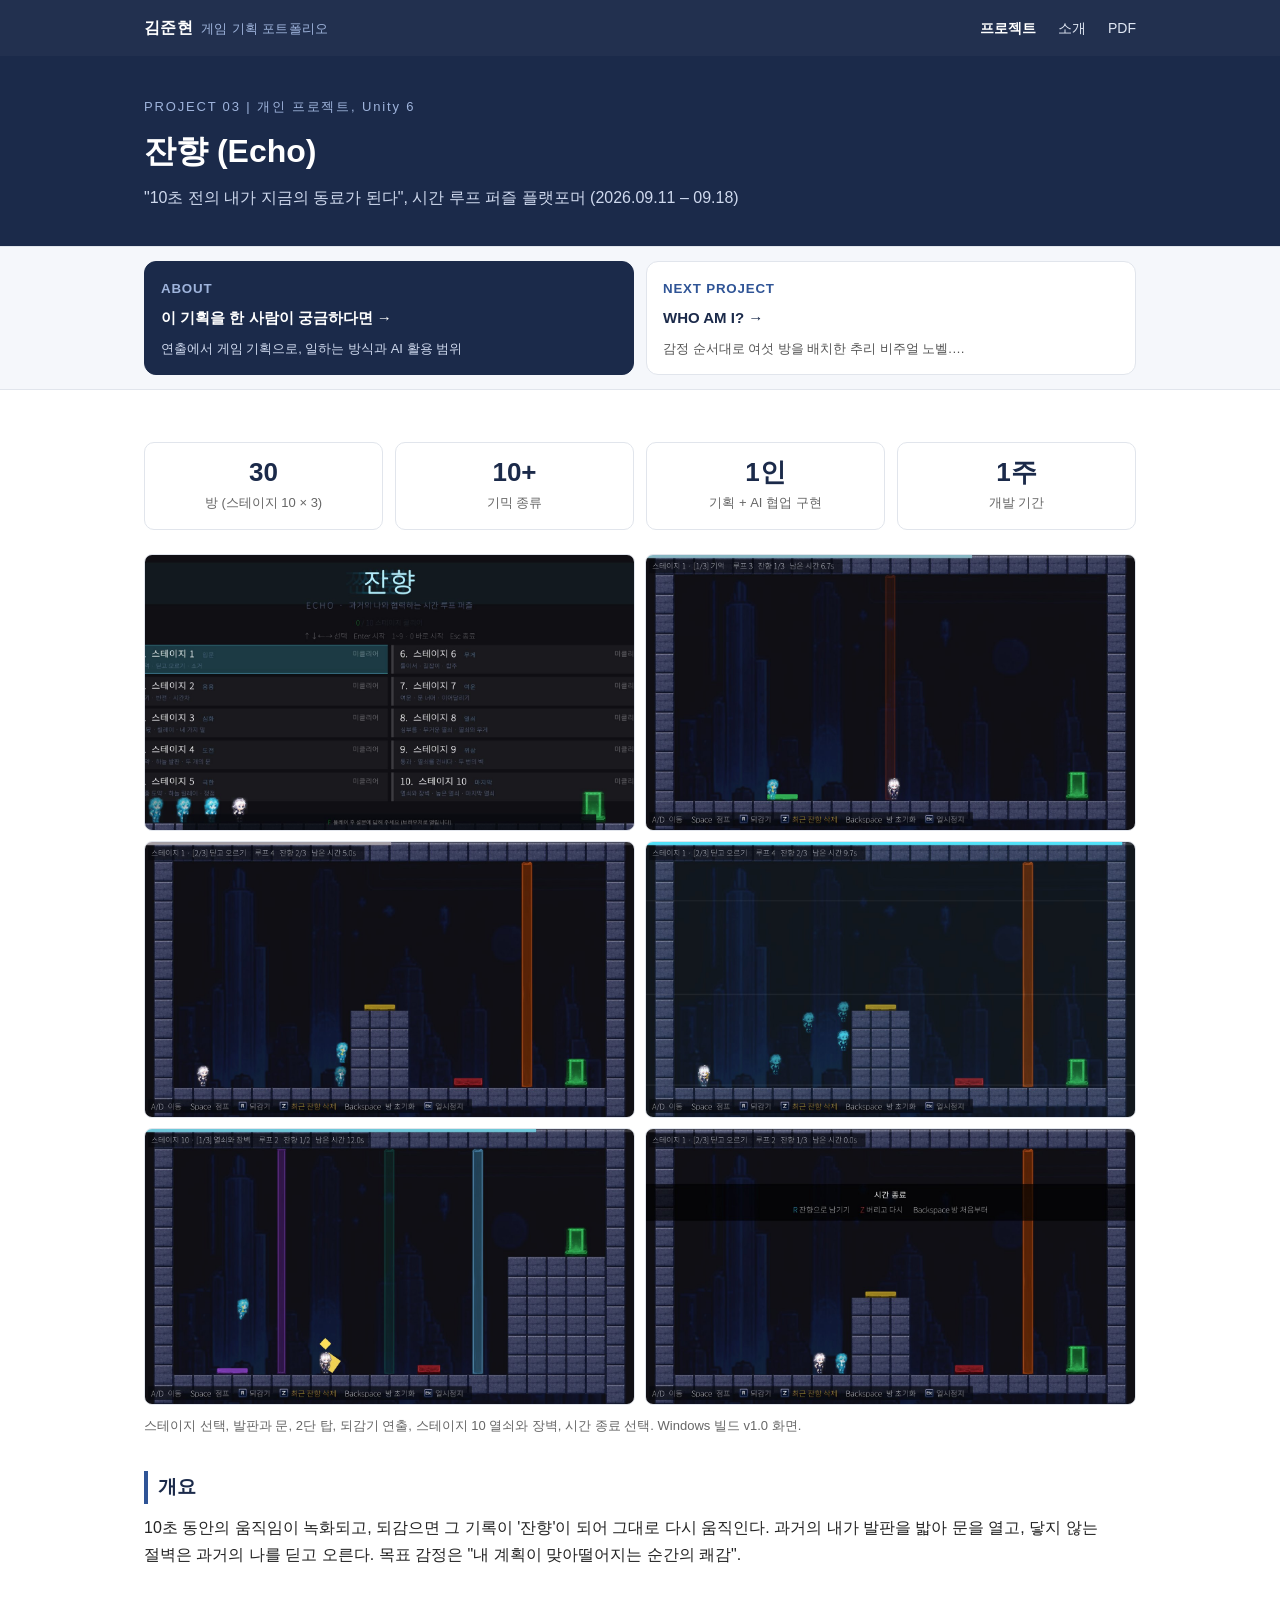
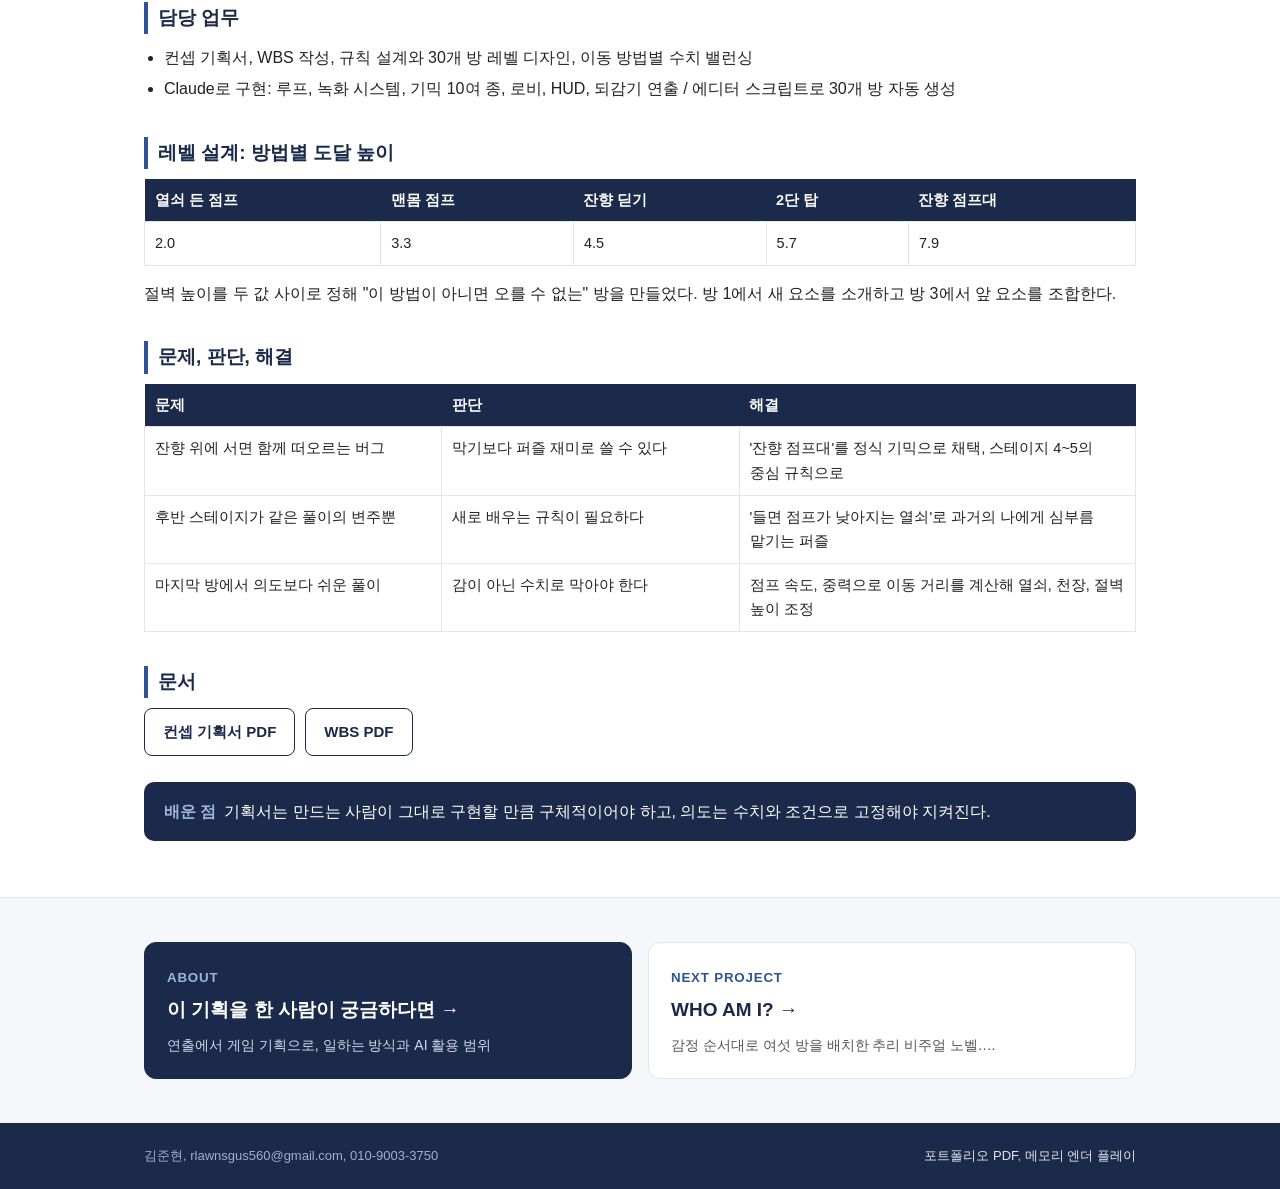
<file: projects/echo.html>
<!DOCTYPE html><html lang="ko"><head><meta charset="utf-8"><meta name="viewport" content="width=device-width,initial-scale=1">
<title>잔향 | 김준현</title><meta name="description" content="게임 기획자 김준현 포트폴리오">
<link rel="stylesheet" href="../assets/style.css?v=5"></head><body>
<nav class="top"><div class="wrap"><a class="brand" href="../index.html">김준현<span>게임 기획 포트폴리오</span></a><ul><li><a href="../index.html" class="on">프로젝트</a></li><li><a href="../about.html" class="">소개</a></li><li><a href="../files/portfolio.pdf" class="">PDF</a></li></ul></div></nav>

<header class="phead"><div class="wrap"><div class="k">PROJECT 03 | 개인 프로젝트, Unity 6</div><h1>잔향 (Echo)</h1><p>"10초 전의 내가 지금의 동료가 된다", 시간 루프 퍼즐 플랫포머 (2026.09.11 – 09.18)</p></div></header><section class="next top"><div class="wrap"><div class="grid">
<a class="box dark" href="../about.html"><small>ABOUT</small><b>이 기획을 한 사람이 궁금하다면 →</b><span>연출에서 게임 기획으로, 일하는 방식과 AI 활용 범위</span></a>
<a class="box" href="whoami.html"><small>NEXT PROJECT</small><b>WHO AM I? →</b><span>감정 순서대로 여섯 방을 배치한 추리 비주얼 노벨.…</span></a>
</div></div></section>
<section class="s" style="padding-top:28px"><div class="wrap">
<div class="video" data-v="echo"><div class="ph" style="background:#3A4F7A"><div><b style="font-size:20px;color:#fff">잔향 플레이 영상</b><br>영상 준비 중</div></div></div>
<div class="stats"><div class="stat"><b>30</b><span>방 (스테이지 10 × 3)</span></div><div class="stat"><b>10+</b><span>기믹 종류</span></div><div class="stat"><b>1인</b><span>기획 + AI 협업 구현</span></div><div class="stat"><b>1주</b><span>개발 기간</span></div></div>
<div class="gallery"><img src="../assets/img/echo-lobby.jpg" alt="스테이지 선택"><img src="../assets/img/echo-plate.jpg" alt="발판과 문"><img src="../assets/img/echo-tower.jpg" alt="2단 탑"><img src="../assets/img/echo-rewind.jpg" alt="되감기"><img src="../assets/img/echo-key.jpg" alt="열쇠와 장벽"><img src="../assets/img/echo-timeout.jpg" alt="시간 종료"></div>
<p class="cap">스테이지 선택, 발판과 문, 2단 탑, 되감기 연출, 스테이지 10 열쇠와 장벽, 시간 종료 선택. Windows 빌드 v1.0 화면.</p>
<h3>개요</h3>
<p>10초 동안의 움직임이 녹화되고, 되감으면 그 기록이 '잔향'이 되어 그대로 다시 움직인다. 과거의 내가 발판을 밟아 문을 열고, 닿지 않는 절벽은 과거의 나를 딛고 오른다. 목표 감정은 "내 계획이 맞아떨어지는 순간의 쾌감".</p>
<h3>담당 업무</h3>
<ul class="l"><li>컨셉 기획서, WBS 작성, 규칙 설계와 30개 방 레벨 디자인, 이동 방법별 수치 밸런싱</li>
<li>Claude로 구현: 루프, 녹화 시스템, 기믹 10여 종, 로비, HUD, 되감기 연출 / 에디터 스크립트로 30개 방 자동 생성</li></ul>
<h3>레벨 설계: 방법별 도달 높이</h3>
<table><tr><th>열쇠 든 점프</th><th>맨몸 점프</th><th>잔향 딛기</th><th>2단 탑</th><th>잔향 점프대</th></tr><tr><td>2.0</td><td>3.3</td><td>4.5</td><td>5.7</td><td>7.9</td></tr></table>
<p>절벽 높이를 두 값 사이로 정해 "이 방법이 아니면 오를 수 없는" 방을 만들었다. 방 1에서 새 요소를 소개하고 방 3에서 앞 요소를 조합한다.</p>
<h3>문제, 판단, 해결</h3>
<table><tr><th style="width:30%">문제</th><th style="width:30%">판단</th><th>해결</th></tr>
<tr><td>잔향 위에 서면 함께 떠오르는 버그</td><td>막기보다 퍼즐 재미로 쓸 수 있다</td><td>'잔향 점프대'를 정식 기믹으로 채택, 스테이지 4~5의 중심 규칙으로</td></tr>
<tr><td>후반 스테이지가 같은 풀이의 변주뿐</td><td>새로 배우는 규칙이 필요하다</td><td>'들면 점프가 낮아지는 열쇠'로 과거의 나에게 심부름 맡기는 퍼즐</td></tr>
<tr><td>마지막 방에서 의도보다 쉬운 풀이</td><td>감이 아닌 수치로 막아야 한다</td><td>점프 속도, 중력으로 이동 거리를 계산해 열쇠, 천장, 절벽 높이 조정</td></tr></table>
<h3>문서</h3>
<div class="docs"><a class="btn o" href="../files/echo-concept.pdf">컨셉 기획서 PDF</a><a class="btn o" href="../files/echo-wbs.pdf">WBS PDF</a></div>
<div class="lesson"><b>배운 점</b>기획서는 만드는 사람이 그대로 구현할 만큼 구체적이어야 하고, 의도는 수치와 조건으로 고정해야 지켜진다.</div>
</div></section>
<section class="next"><div class="wrap"><div class="grid">
<a class="box dark" href="../about.html"><small>ABOUT</small><b>이 기획을 한 사람이 궁금하다면 →</b><span>연출에서 게임 기획으로, 일하는 방식과 AI 활용 범위</span></a>
<a class="box" href="whoami.html"><small>NEXT PROJECT</small><b>WHO AM I? →</b><span>감정 순서대로 여섯 방을 배치한 추리 비주얼 노벨.…</span></a>
</div></div></section><footer><div class="wrap"><span>김준현, rlawnsgus560@gmail.com, 010-9003-3750</span><span><a href="../files/portfolio.pdf">포트폴리오 PDF</a>, <a href="https://sei-ban.github.io/memory-ender/?v=1124" target="_blank" rel="noopener">메모리 엔더 플레이</a></span></div></footer>
<script src="../assets/site.js?v=4"></script></body></html>
</file>
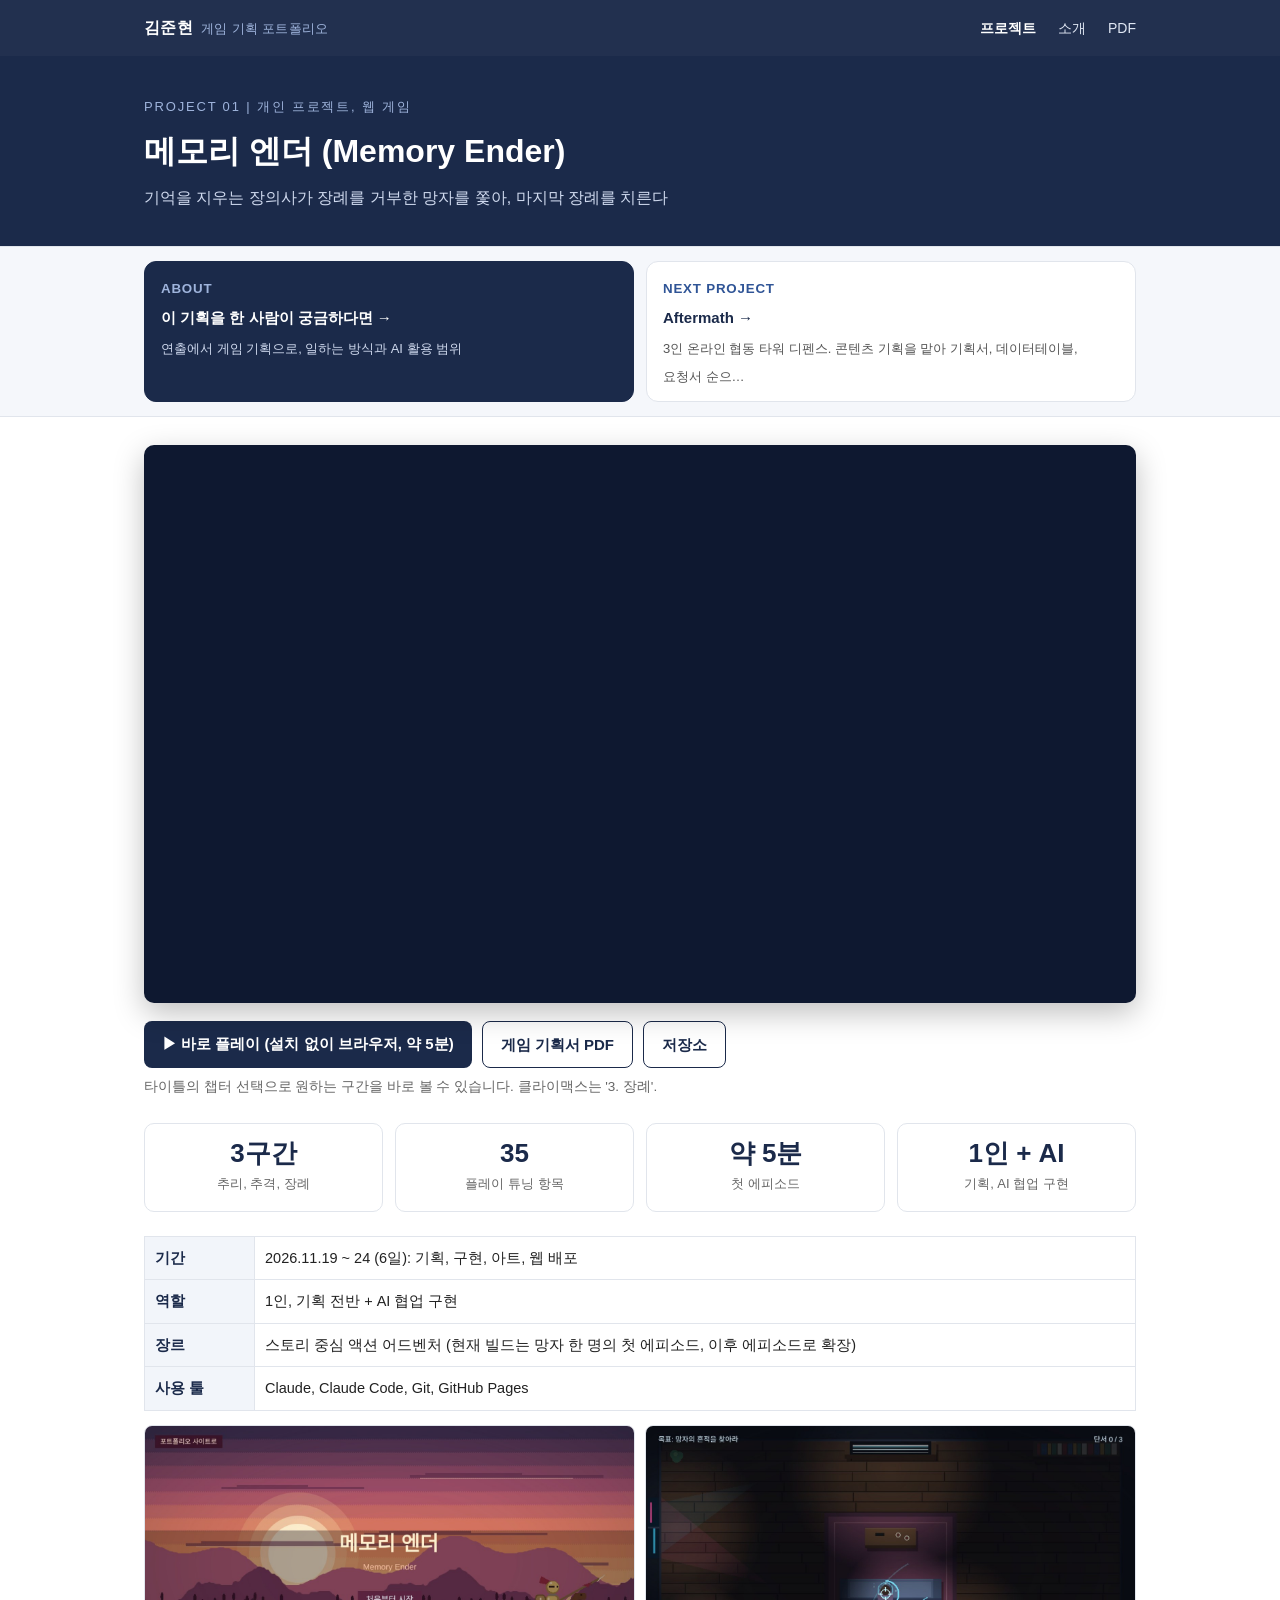
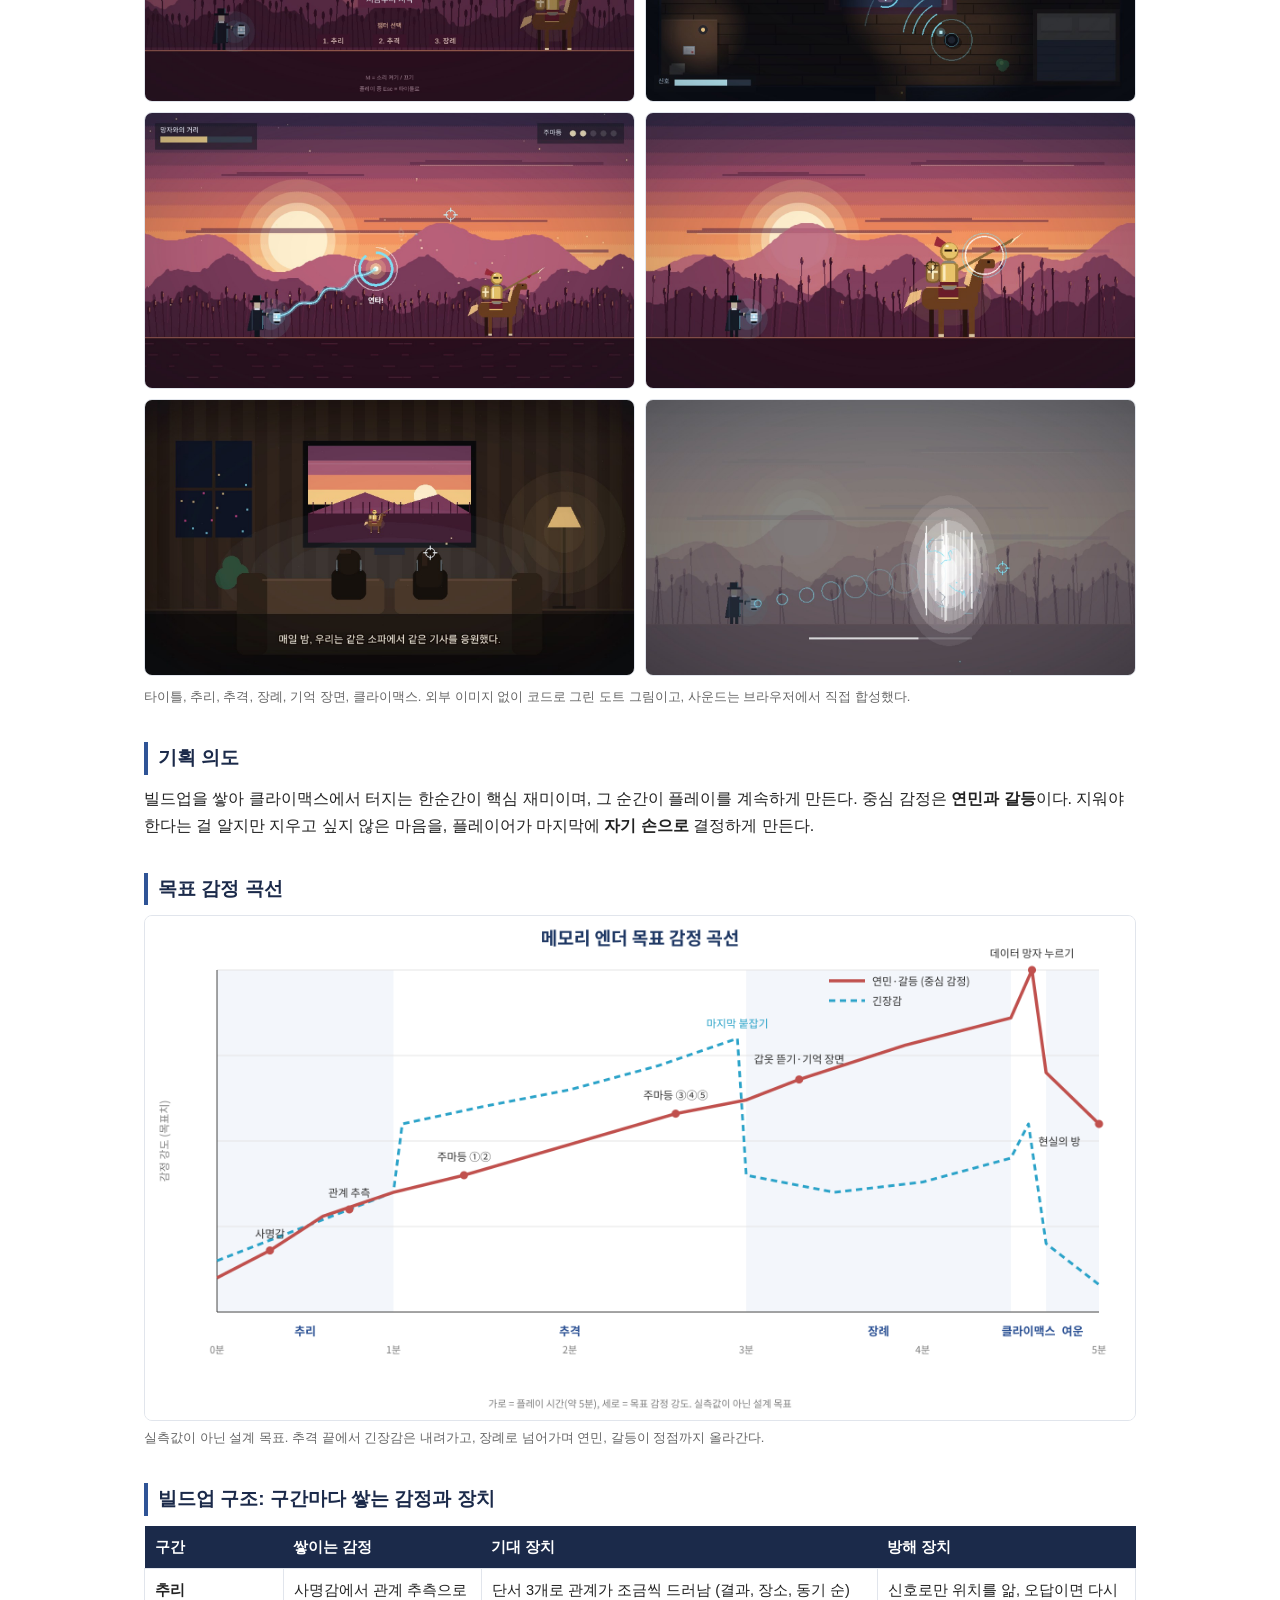
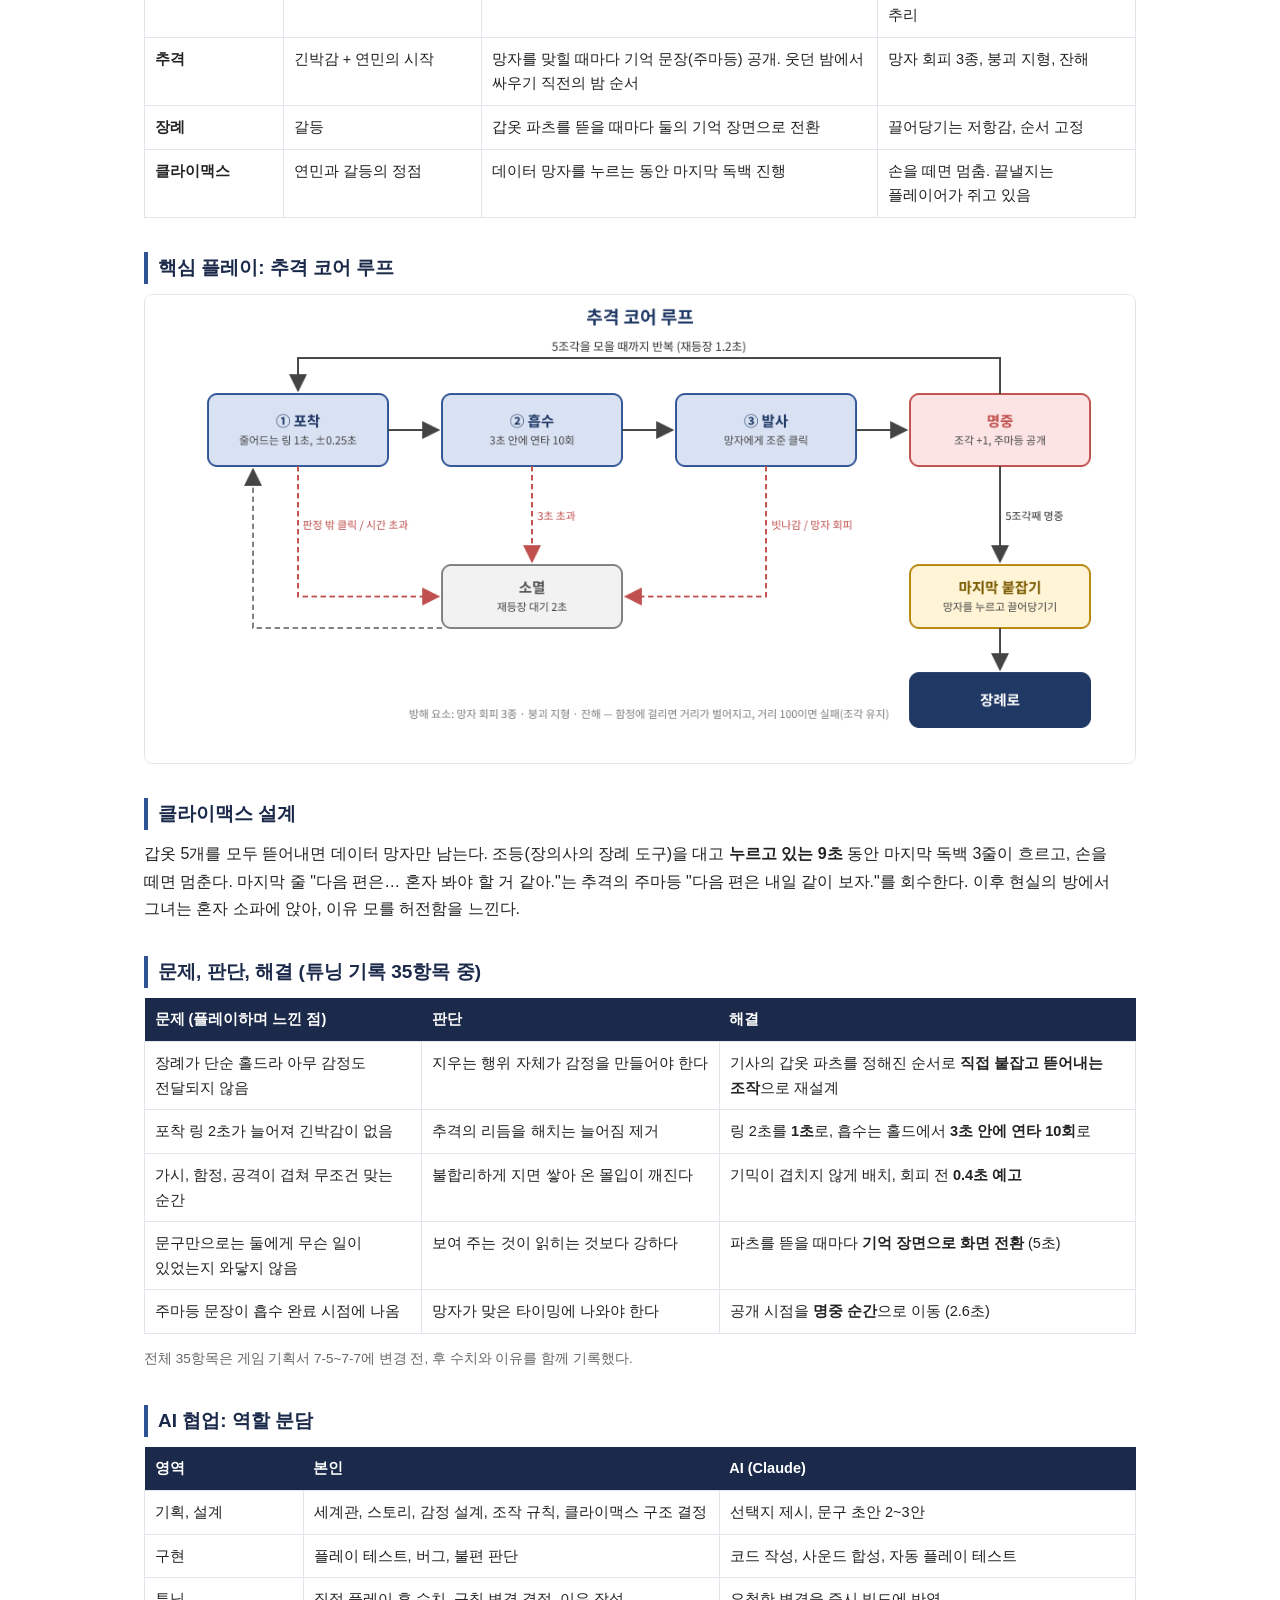
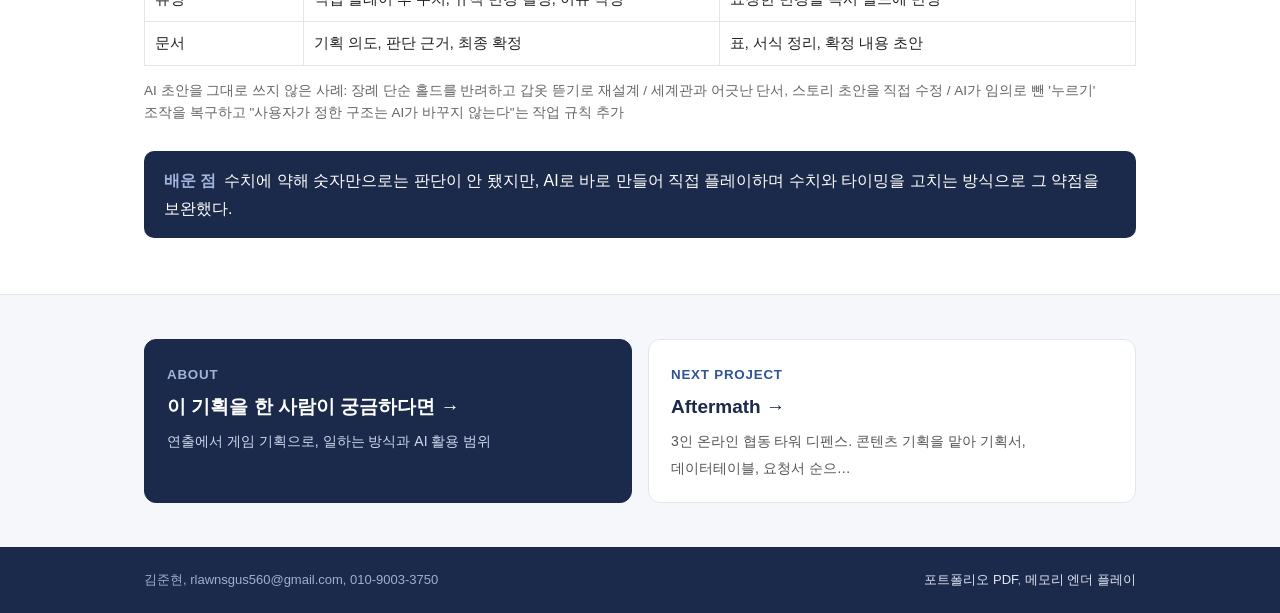
<file: projects/memory-ender.html>
<!DOCTYPE html><html lang="ko"><head><meta charset="utf-8"><meta name="viewport" content="width=device-width,initial-scale=1">
<title>메모리 엔더 | 김준현</title><meta name="description" content="게임 기획자 김준현 포트폴리오">
<link rel="stylesheet" href="../assets/style.css?v=5"></head><body>
<nav class="top"><div class="wrap"><a class="brand" href="../index.html">김준현<span>게임 기획 포트폴리오</span></a><ul><li><a href="../index.html" class="on">프로젝트</a></li><li><a href="../about.html" class="">소개</a></li><li><a href="../files/portfolio.pdf" class="">PDF</a></li></ul></div></nav>

<header class="phead"><div class="wrap"><div class="k">PROJECT 01 | 개인 프로젝트, 웹 게임</div><h1>메모리 엔더 (Memory Ender)</h1><p>기억을 지우는 장의사가 장례를 거부한 망자를 쫓아, 마지막 장례를 치른다</p></div></header><section class="next top"><div class="wrap"><div class="grid">
<a class="box dark" href="../about.html"><small>ABOUT</small><b>이 기획을 한 사람이 궁금하다면 →</b><span>연출에서 게임 기획으로, 일하는 방식과 AI 활용 범위</span></a>
<a class="box" href="aftermath.html"><small>NEXT PROJECT</small><b>Aftermath →</b><span>3인 온라인 협동 타워 디펜스. 콘텐츠 기획을 맡아 기획서, 데이터테이블, 요청서 순으…</span></a>
</div></div></section>
<section class="s" style="padding-top:28px"><div class="wrap">
<div class="video" data-v="memory-ender"><div class="ph"><img src="../assets/img/me-funeral.jpg" alt=""><div><b style="font-size:20px;color:#fff">플레이 영상</b><br>영상 준비 중</div></div></div>
<div class="btns"><a class="btn n" href="https://sei-ban.github.io/memory-ender/?v=1124" target="_blank" rel="noopener">▶ 바로 플레이 (설치 없이 브라우저, 약 5분)</a><a class="btn o" href="../files/memory-ender-gdd.pdf">게임 기획서 PDF</a><a class="btn o" href="https://github.com/sei-ban/memory-ender">저장소</a></div>
<p class="note" style="margin-top:8px">타이틀의 챕터 선택으로 원하는 구간을 바로 볼 수 있습니다. 클라이맥스는 '3. 장례'.</p>
<div class="stats"><div class="stat"><b>3구간</b><span>추리, 추격, 장례</span></div><div class="stat"><b>35</b><span>플레이 튜닝 항목</span></div><div class="stat"><b>약 5분</b><span>첫 에피소드</span></div><div class="stat"><b>1인 + AI</b><span>기획, AI 협업 구현</span></div></div>
<table class="info"><tr><td class="h">기간</td><td>2026.11.19 ~ 24 (6일): 기획, 구현, 아트, 웹 배포</td></tr><tr><td class="h">역할</td><td>1인, 기획 전반 + AI 협업 구현</td></tr><tr><td class="h">장르</td><td>스토리 중심 액션 어드벤처 (현재 빌드는 망자 한 명의 첫 에피소드, 이후 에피소드로 확장)</td></tr><tr><td class="h">사용 툴</td><td>Claude, Claude Code, Git, GitHub Pages</td></tr></table>
<div class="gallery"><img src="../assets/img/me-title.jpg" alt="타이틀"><img src="../assets/img/me-investigate.jpg" alt="추리"><img src="../assets/img/me-chase.jpg" alt="추격"><img src="../assets/img/me-funeral.jpg" alt="장례"><img src="../assets/img/me-memory.jpg" alt="기억 장면"><img src="../assets/img/me-climax.jpg" alt="클라이맥스"></div>
<p class="cap">타이틀, 추리, 추격, 장례, 기억 장면, 클라이맥스. 외부 이미지 없이 코드로 그린 도트 그림이고, 사운드는 브라우저에서 직접 합성했다.</p>

<h3>기획 의도</h3>
<p>빌드업을 쌓아 클라이맥스에서 터지는 한순간이 핵심 재미이며, 그 순간이 플레이를 계속하게 만든다. 중심 감정은 <b>연민과 갈등</b>이다. 지워야 한다는 걸 알지만 지우고 싶지 않은 마음을, 플레이어가 마지막에 <b>자기 손으로</b> 결정하게 만든다.</p>

<h3>목표 감정 곡선</h3>
<div class="fig"><img src="../assets/img/emotion_curve.png" alt="감정 곡선"></div>
<p class="cap">실측값이 아닌 설계 목표. 추격 끝에서 긴장감은 내려가고, 장례로 넘어가며 연민, 갈등이 정점까지 올라간다.</p>

<h3>빌드업 구조: 구간마다 쌓는 감정과 장치</h3>
<table><tr><th style="width:14%">구간</th><th style="width:20%">쌓이는 감정</th><th>기대 장치</th><th>방해 장치</th></tr>
<tr><td><b>추리</b></td><td>사명감에서 관계 추측으로</td><td>단서 3개로 관계가 조금씩 드러남 (결과, 장소, 동기 순)</td><td>신호로만 위치를 앎, 오답이면 다시 추리</td></tr>
<tr><td><b>추격</b></td><td>긴박감 + 연민의 시작</td><td>망자를 맞힐 때마다 기억 문장(주마등) 공개. 웃던 밤에서 싸우기 직전의 밤 순서</td><td>망자 회피 3종, 붕괴 지형, 잔해</td></tr>
<tr><td><b>장례</b></td><td>갈등</td><td>갑옷 파츠를 뜯을 때마다 둘의 기억 장면으로 전환</td><td>끌어당기는 저항감, 순서 고정</td></tr>
<tr><td><b>클라이맥스</b></td><td>연민과 갈등의 정점</td><td>데이터 망자를 누르는 동안 마지막 독백 진행</td><td>손을 떼면 멈춤. 끝낼지는 플레이어가 쥐고 있음</td></tr></table>

<h3>핵심 플레이: 추격 코어 루프</h3>
<div class="fig"><img src="../assets/img/core_loop.png" alt="코어 루프"></div>

<h3>클라이맥스 설계</h3>
<p>갑옷 5개를 모두 뜯어내면 데이터 망자만 남는다. 조등(장의사의 장례 도구)을 대고 <b>누르고 있는 9초</b> 동안 마지막 독백 3줄이 흐르고, 손을 떼면 멈춘다. 마지막 줄 "다음 편은… 혼자 봐야 할 거 같아."는 추격의 주마등 "다음 편은 내일 같이 보자."를 회수한다. 이후 현실의 방에서 그녀는 혼자 소파에 앉아, 이유 모를 허전함을 느낀다.</p>

<h3>문제, 판단, 해결 (튜닝 기록 35항목 중)</h3>
<table><tr><th style="width:28%">문제 (플레이하며 느낀 점)</th><th style="width:30%">판단</th><th>해결</th></tr>
<tr><td>장례가 단순 홀드라 아무 감정도 전달되지 않음</td><td>지우는 행위 자체가 감정을 만들어야 한다</td><td>기사의 갑옷 파츠를 정해진 순서로 <b>직접 붙잡고 뜯어내는 조작</b>으로 재설계</td></tr>
<tr><td>포착 링 2초가 늘어져 긴박감이 없음</td><td>추격의 리듬을 해치는 늘어짐 제거</td><td>링 2초를 <b>1초</b>로, 흡수는 홀드에서 <b>3초 안에 연타 10회</b>로</td></tr>
<tr><td>가시, 함정, 공격이 겹쳐 무조건 맞는 순간</td><td>불합리하게 지면 쌓아 온 몰입이 깨진다</td><td>기믹이 겹치지 않게 배치, 회피 전 <b>0.4초 예고</b></td></tr>
<tr><td>문구만으로는 둘에게 무슨 일이 있었는지 와닿지 않음</td><td>보여 주는 것이 읽히는 것보다 강하다</td><td>파츠를 뜯을 때마다 <b>기억 장면으로 화면 전환</b> (5초)</td></tr>
<tr><td>주마등 문장이 흡수 완료 시점에 나옴</td><td>망자가 맞은 타이밍에 나와야 한다</td><td>공개 시점을 <b>명중 순간</b>으로 이동 (2.6초)</td></tr></table>
<p class="note">전체 35항목은 게임 기획서 7-5~7-7에 변경 전, 후 수치와 이유를 함께 기록했다.</p>

<h3>AI 협업: 역할 분담</h3>
<table><tr><th style="width:16%">영역</th><th style="width:42%">본인</th><th>AI (Claude)</th></tr>
<tr><td>기획, 설계</td><td>세계관, 스토리, 감정 설계, 조작 규칙, 클라이맥스 구조 결정</td><td>선택지 제시, 문구 초안 2~3안</td></tr>
<tr><td>구현</td><td>플레이 테스트, 버그, 불편 판단</td><td>코드 작성, 사운드 합성, 자동 플레이 테스트</td></tr>
<tr><td>튜닝</td><td>직접 플레이 후 수치, 규칙 변경 결정, 이유 작성</td><td>요청한 변경을 즉시 빌드에 반영</td></tr>
<tr><td>문서</td><td>기획 의도, 판단 근거, 최종 확정</td><td>표, 서식 정리, 확정 내용 초안</td></tr></table>
<p class="note">AI 초안을 그대로 쓰지 않은 사례: 장례 단순 홀드를 반려하고 갑옷 뜯기로 재설계 / 세계관과 어긋난 단서, 스토리 초안을 직접 수정 / AI가 임의로 뺀 '누르기' 조작을 복구하고 "사용자가 정한 구조는 AI가 바꾸지 않는다"는 작업 규칙 추가</p>
<div class="lesson"><b>배운 점</b>수치에 약해 숫자만으로는 판단이 안 됐지만, AI로 바로 만들어 직접 플레이하며 수치와 타이밍을 고치는 방식으로 그 약점을 보완했다.</div>
</div></section>
<section class="next"><div class="wrap"><div class="grid">
<a class="box dark" href="../about.html"><small>ABOUT</small><b>이 기획을 한 사람이 궁금하다면 →</b><span>연출에서 게임 기획으로, 일하는 방식과 AI 활용 범위</span></a>
<a class="box" href="aftermath.html"><small>NEXT PROJECT</small><b>Aftermath →</b><span>3인 온라인 협동 타워 디펜스. 콘텐츠 기획을 맡아 기획서, 데이터테이블, 요청서 순으…</span></a>
</div></div></section><footer><div class="wrap"><span>김준현, rlawnsgus560@gmail.com, 010-9003-3750</span><span><a href="../files/portfolio.pdf">포트폴리오 PDF</a>, <a href="https://sei-ban.github.io/memory-ender/?v=1124" target="_blank" rel="noopener">메모리 엔더 플레이</a></span></div></footer>
<script src="../assets/site.js?v=4"></script></body></html>
</file>
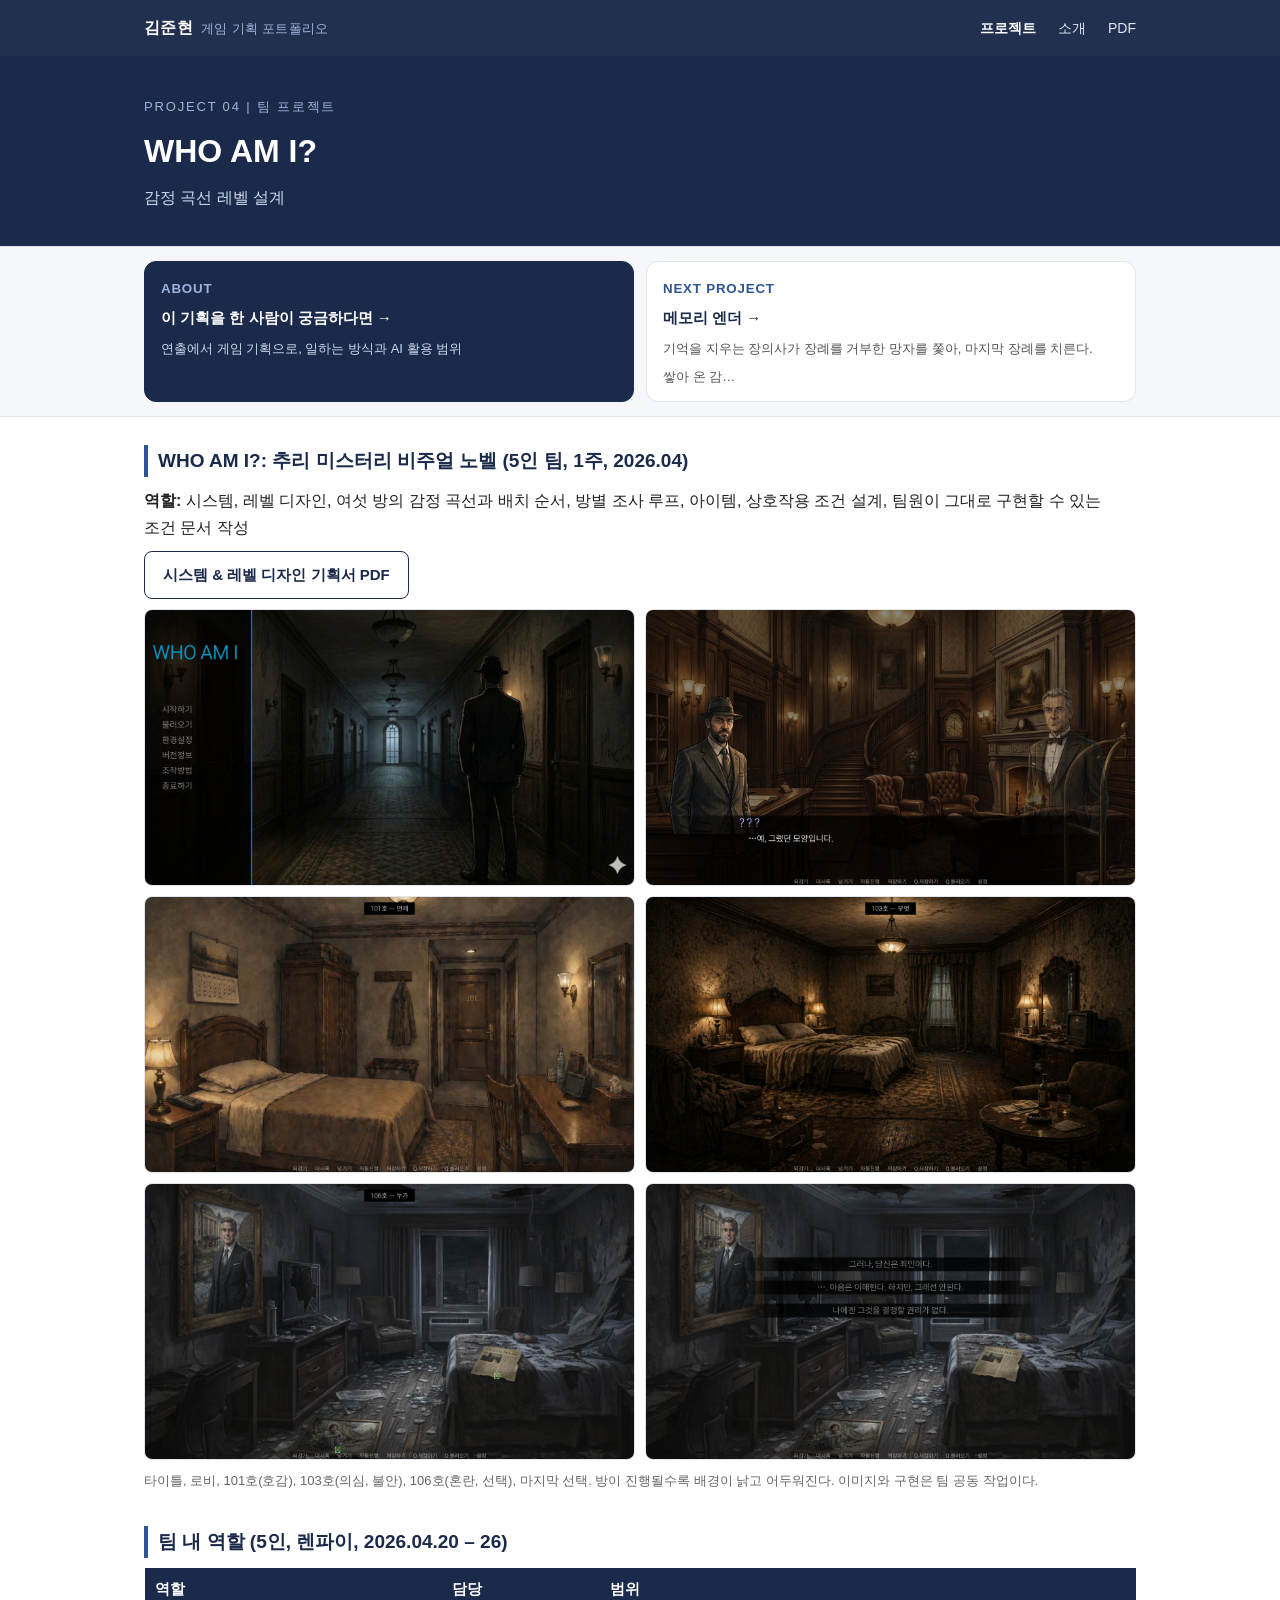
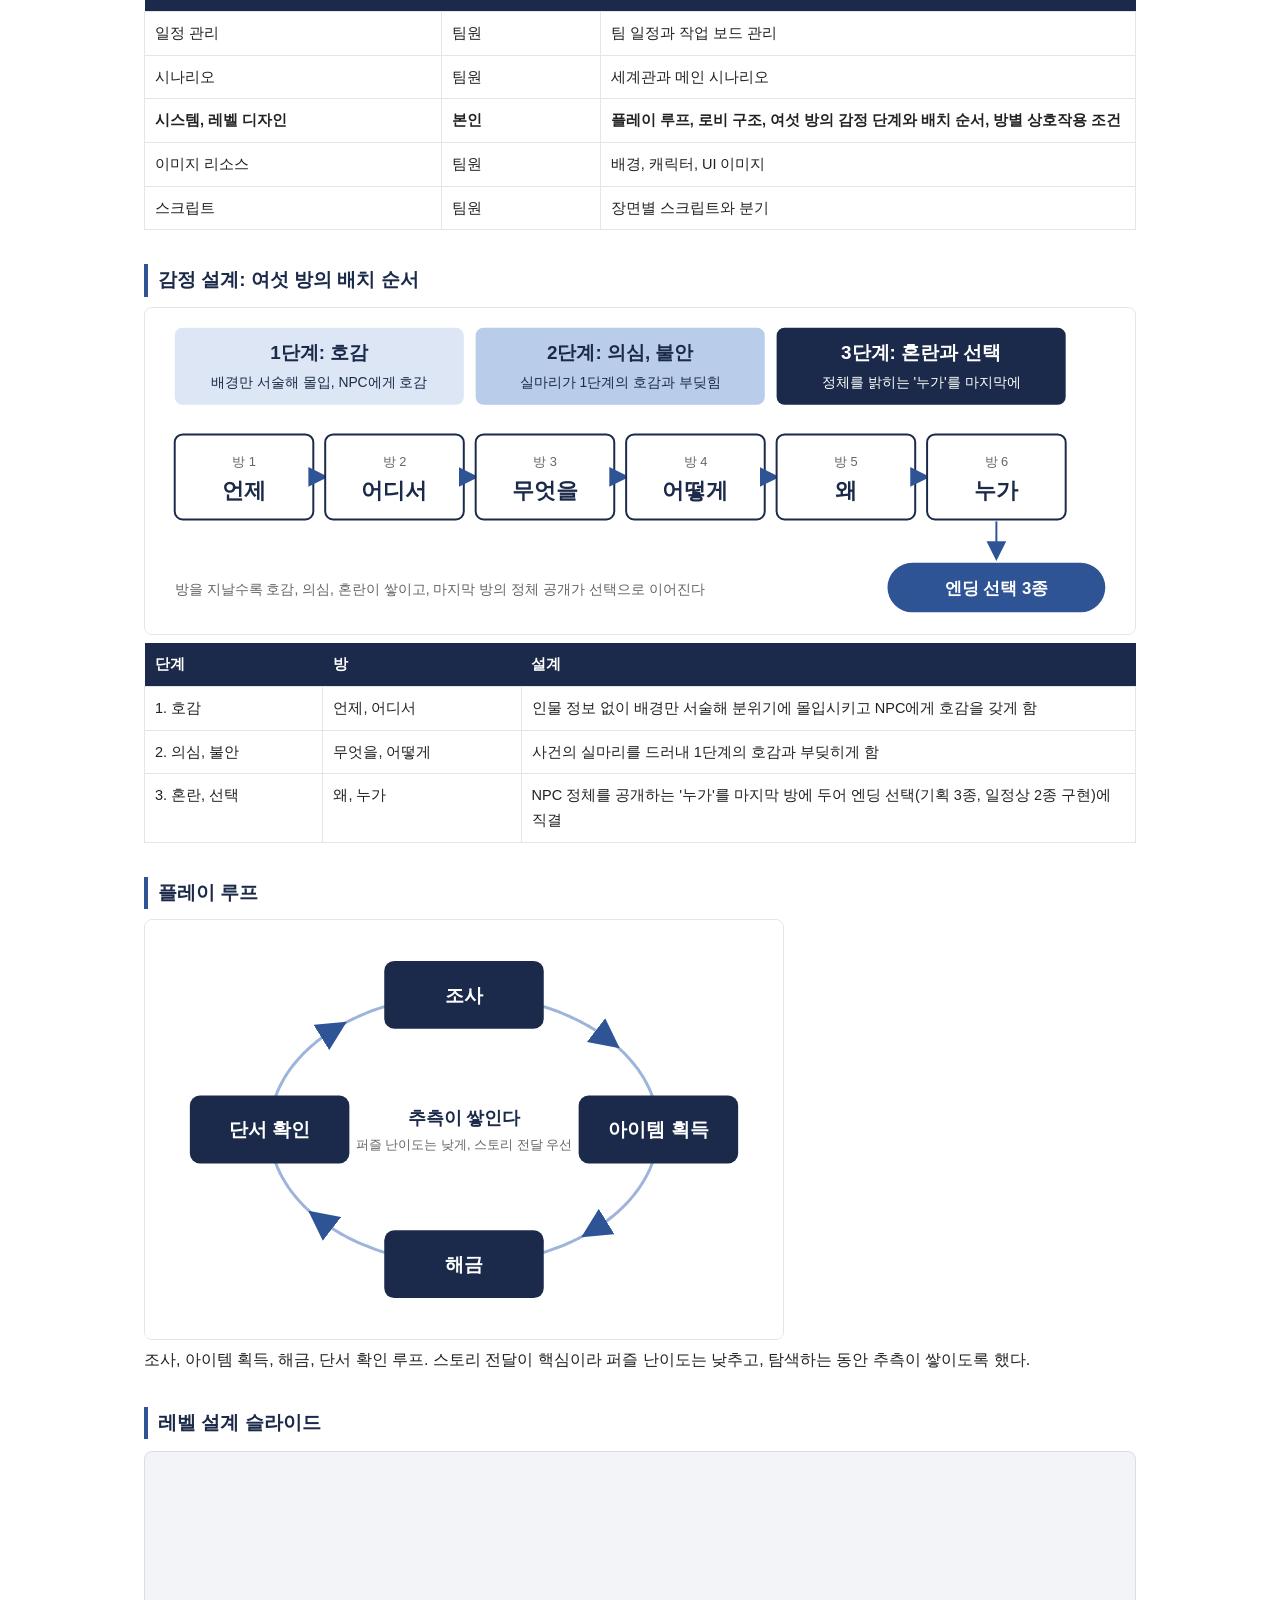
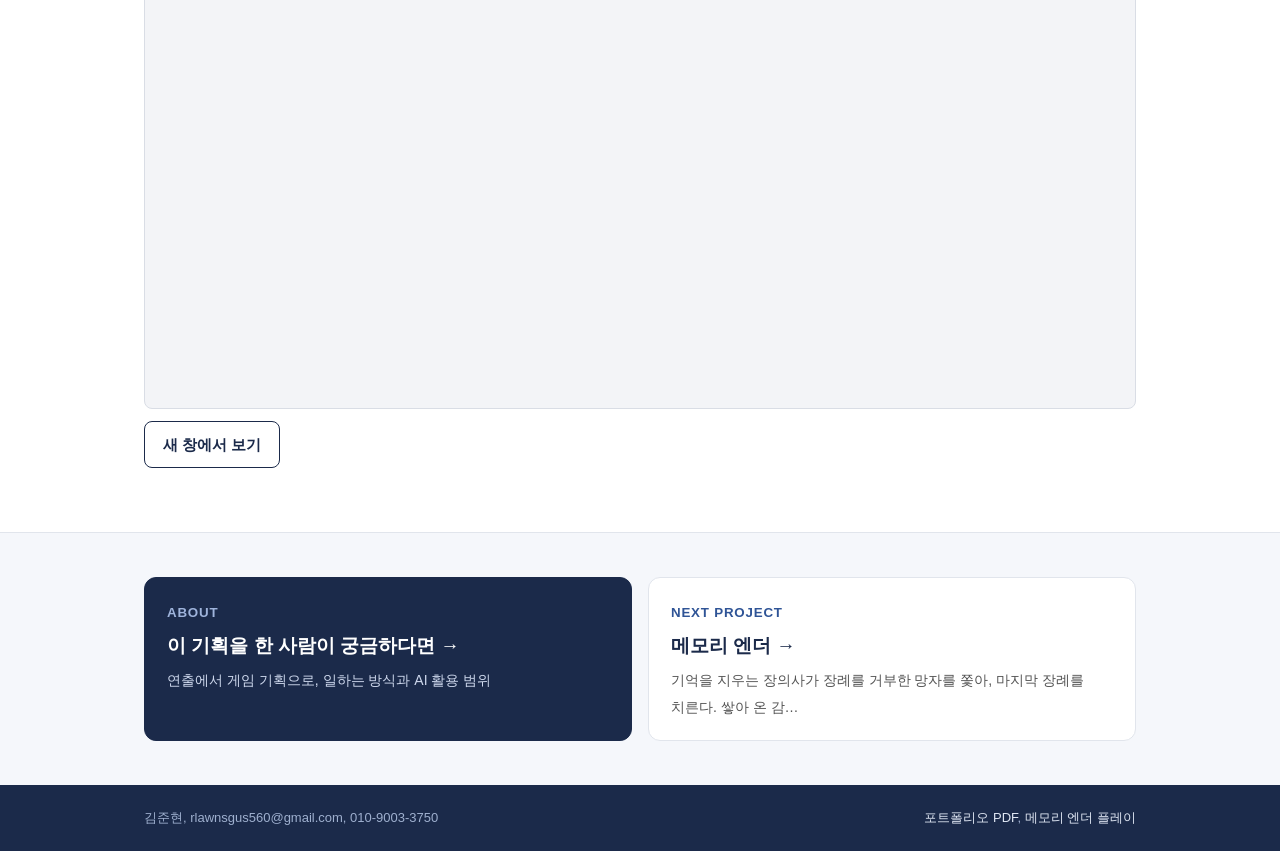
<file: projects/whoami.html>
<!DOCTYPE html><html lang="ko"><head><meta charset="utf-8"><meta name="viewport" content="width=device-width,initial-scale=1">
<title>WHO AM I? | 김준현</title><meta name="description" content="게임 기획자 김준현 포트폴리오">
<link rel="stylesheet" href="../assets/style.css?v=5"></head><body>
<nav class="top"><div class="wrap"><a class="brand" href="../index.html">김준현<span>게임 기획 포트폴리오</span></a><ul><li><a href="../index.html" class="on">프로젝트</a></li><li><a href="../about.html" class="">소개</a></li><li><a href="../files/portfolio.pdf" class="">PDF</a></li></ul></div></nav>

<header class="phead"><div class="wrap"><div class="k">PROJECT 04 | 팀 프로젝트</div><h1>WHO AM I?</h1><p>감정 곡선 레벨 설계</p></div></header><section class="next top"><div class="wrap"><div class="grid">
<a class="box dark" href="../about.html"><small>ABOUT</small><b>이 기획을 한 사람이 궁금하다면 →</b><span>연출에서 게임 기획으로, 일하는 방식과 AI 활용 범위</span></a>
<a class="box" href="memory-ender.html"><small>NEXT PROJECT</small><b>메모리 엔더 →</b><span>기억을 지우는 장의사가 장례를 거부한 망자를 쫓아, 마지막 장례를 치른다. 쌓아 온 감…</span></a>
</div></div></section>
<section class="s" style="padding-top:28px"><div class="wrap">
<h3 style="margin-top:0">WHO AM I?: 추리 미스터리 비주얼 노벨 (5인 팀, 1주, 2026.04)</h3>
<p><b>역할:</b> 시스템, 레벨 디자인, 여섯 방의 감정 곡선과 배치 순서, 방별 조사 루프, 아이템, 상호작용 조건 설계, 팀원이 그대로 구현할 수 있는 조건 문서 작성</p>
<div class="docs"><a class="btn o" href="../files/whoami-level-design.pdf">시스템 & 레벨 디자인 기획서 PDF</a></div>
<div class="gallery"><img src="../assets/img/who-title.jpg" alt="타이틀"><img src="../assets/img/who-lobby.jpg" alt="로비"><img src="../assets/img/who-101.jpg" alt="101호 언제 (호감)"><img src="../assets/img/who-103.jpg" alt="103호 무엇 (의심, 불안)"><img src="../assets/img/who-106.jpg" alt="106호 누가 (혼란, 선택)"><img src="../assets/img/who-choice.jpg" alt="마지막 선택"></div>
<p class="cap">타이틀, 로비, 101호(호감), 103호(의심, 불안), 106호(혼란, 선택), 마지막 선택. 방이 진행될수록 배경이 낡고 어두워진다. 이미지와 구현은 팀 공동 작업이다.</p>
<h3>팀 내 역할 (5인, 렌파이, 2026.04.20 – 26)</h3>
<table><tr><th style="width:30%">역할</th><th style="width:16%">담당</th><th>범위</th></tr>
<tr><td>일정 관리</td><td>팀원</td><td>팀 일정과 작업 보드 관리</td></tr>
<tr><td>시나리오</td><td>팀원</td><td>세계관과 메인 시나리오</td></tr>
<tr><td><b>시스템, 레벨 디자인</b></td><td><b>본인</b></td><td><b>플레이 루프, 로비 구조, 여섯 방의 감정 단계와 배치 순서, 방별 상호작용 조건</b></td></tr>
<tr><td>이미지 리소스</td><td>팀원</td><td>배경, 캐릭터, UI 이미지</td></tr>
<tr><td>스크립트</td><td>팀원</td><td>장면별 스크립트와 분기</td></tr></table>
<h3>감정 설계: 여섯 방의 배치 순서</h3>
<div class="fig"><img src="../assets/img/whoami_emotion.svg" alt="감정 단계별 여섯 방 배치"></div>
<table><tr><th style="width:18%">단계</th><th style="width:20%">방</th><th>설계</th></tr>
<tr><td>1. 호감</td><td>언제, 어디서</td><td>인물 정보 없이 배경만 서술해 분위기에 몰입시키고 NPC에게 호감을 갖게 함</td></tr>
<tr><td>2. 의심, 불안</td><td>무엇을, 어떻게</td><td>사건의 실마리를 드러내 1단계의 호감과 부딪히게 함</td></tr>
<tr><td>3. 혼란, 선택</td><td>왜, 누가</td><td>NPC 정체를 공개하는 '누가'를 마지막 방에 두어 엔딩 선택(기획 3종, 일정상 2종 구현)에 직결</td></tr></table>
<h3>플레이 루프</h3>
<div class="fig" style="max-width:640px"><img src="../assets/img/whoami_loop.svg" alt="조사, 아이템 획득, 해금, 단서 확인 루프"></div>
<p>조사, 아이템 획득, 해금, 단서 확인 루프. 스토리 전달이 핵심이라 퍼즐 난이도는 낮추고, 탐색하는 동안 추측이 쌓이도록 했다.</p>
<h3>레벨 설계 슬라이드</h3>
<div class="slides"><iframe src="https://docs.google.com/presentation/d/11o8cVJIv6a7kVMNV6VL-Kx9cTSWrfof7U1WdUt_ZhTg/embed?start=false&loop=false" allowfullscreen loading="lazy" title="WHO AM I? 레벨 설계 슬라이드"></iframe></div>
<div class="docs"><a class="btn o" href="https://docs.google.com/presentation/d/11o8cVJIv6a7kVMNV6VL-Kx9cTSWrfof7U1WdUt_ZhTg/view">새 창에서 보기</a></div>
</div></section>
<section class="next"><div class="wrap"><div class="grid">
<a class="box dark" href="../about.html"><small>ABOUT</small><b>이 기획을 한 사람이 궁금하다면 →</b><span>연출에서 게임 기획으로, 일하는 방식과 AI 활용 범위</span></a>
<a class="box" href="memory-ender.html"><small>NEXT PROJECT</small><b>메모리 엔더 →</b><span>기억을 지우는 장의사가 장례를 거부한 망자를 쫓아, 마지막 장례를 치른다. 쌓아 온 감…</span></a>
</div></div></section><footer><div class="wrap"><span>김준현, rlawnsgus560@gmail.com, 010-9003-3750</span><span><a href="../files/portfolio.pdf">포트폴리오 PDF</a>, <a href="https://sei-ban.github.io/memory-ender/?v=1124" target="_blank" rel="noopener">메모리 엔더 플레이</a></span></div></footer>
<script src="../assets/site.js?v=4"></script></body></html>
</file>
<file: assets/style.css>
:root{--navy:#1B2A4A;--navy2:#2F5496;--sky:#9fb4dc;--bg:#F5F7FB;--line:#e1e5ec;--text:#222;--muted:#666}
*{box-sizing:border-box;margin:0;padding:0}
html{scroll-behavior:smooth}
body{font-family:'Pretendard','Malgun Gothic','Apple SD Gothic Neo','Noto Sans KR',sans-serif;color:var(--text);background:#fff;line-height:1.7;font-size:16px;word-break:keep-all}
a{color:var(--navy2);text-decoration:none}a:hover{text-decoration:underline}
img{max-width:100%;display:block}
.wrap{max-width:1040px;margin:0 auto;padding:0 24px}

/* 상단 메뉴 */
nav.top{position:sticky;top:0;z-index:10;background:rgba(27,42,74,.97);color:#fff}
nav.top .wrap{display:flex;align-items:center;justify-content:space-between;height:56px}
nav.top .brand{color:#fff;font-weight:700;letter-spacing:.02em}
nav.top .brand span{color:var(--sky);font-weight:400;margin-left:8px;font-size:13px}
nav.top ul{list-style:none;display:flex;gap:22px}
nav.top ul a{color:#dfe6f3;font-size:14px}nav.top ul a.on{color:#fff;font-weight:700}

/* 히어로 */
.hero{background:var(--navy);color:#fff;padding:56px 0 64px}
.hero .k{color:var(--sky);font-size:13px;letter-spacing:.16em}
.hero h1{font-size:36px;line-height:1.35;margin:10px 0 8px}
.hero p.lead{color:#cfd9ee;font-size:17px}
.hero .video{margin-top:28px}
.video{position:relative;aspect-ratio:16/9;background:#0e1830;border-radius:10px;overflow:hidden;box-shadow:0 10px 30px rgba(0,0,0,.25)}
.video iframe{position:absolute;inset:0;width:100%;height:100%;border:0}
.video .ph{position:absolute;inset:0;display:flex;flex-direction:column;align-items:center;justify-content:center;color:#cfd9ee;text-align:center;padding:20px}
.video .ph img{position:absolute;inset:0;width:100%;height:100%;object-fit:cover;opacity:.55}
.video .ph div{position:relative}
.btns{display:flex;gap:10px;flex-wrap:wrap;margin-top:18px}
.btn{display:inline-block;padding:10px 18px;border-radius:8px;font-weight:700;font-size:15px}
.btn.p{background:#fff;color:var(--navy)}.btn.g{border:1px solid #5d7099;color:#fff}
.btn.n{background:var(--navy);color:#fff}.btn.o{border:1px solid var(--navy);color:var(--navy)}
.btn:hover{text-decoration:none;opacity:.9}

/* 섹션 */
section.s{padding:56px 0}
section.alt{background:var(--bg)}
h2.t{font-size:26px;color:var(--navy);margin-bottom:6px}
p.st{color:var(--muted);margin-bottom:24px}
h3{font-size:19px;color:var(--navy);margin:34px 0 10px;padding-left:10px;border-left:4px solid var(--navy2)}
p{margin-bottom:10px}

/* 카드 */
.cards{display:grid;grid-template-columns:repeat(2,1fr);gap:20px}
.card{display:block;background:#fff;border:1px solid var(--line);border-radius:12px;overflow:hidden;color:var(--text);transition:transform .15s,box-shadow .15s}
.card:hover{transform:translateY(-3px);box-shadow:0 10px 24px rgba(27,42,74,.12);text-decoration:none}
.card .thumb{aspect-ratio:16/9;background:var(--navy);position:relative;overflow:hidden}
.card .thumb img{width:100%;height:100%;object-fit:cover}
.card .thumb .txt{position:absolute;inset:0;display:flex;align-items:center;justify-content:center;color:#fff;font-size:22px;font-weight:700;text-align:center;padding:16px}
.card .c{padding:16px 18px 18px;text-align:center}
.card .tag{font-size:12px;color:var(--navy2);font-weight:700;letter-spacing:.04em}
.card h4{font-size:19px;color:var(--navy);margin:4px 0}
.card p{font-size:14.5px;color:#444;margin:0}
.card .more{margin-top:10px;font-size:14px;font-weight:700;color:var(--navy2)}

/* 상세 */
.phead{background:var(--navy);color:#fff;padding:40px 0 34px}
.phead .k{color:var(--sky);font-size:13px;letter-spacing:.14em}
.phead h1{font-size:32px;margin:6px 0}
.phead p{color:#cfd9ee;margin:0}
.stats{display:grid;grid-template-columns:repeat(4,1fr);gap:12px;margin:24px 0}
.stat{border:1px solid var(--line);border-radius:10px;text-align:center;padding:14px 6px;background:#fff}
.stat b{display:block;font-size:26px;color:var(--navy);line-height:1.2}.stat span{font-size:13px;color:var(--muted)}
table{width:100%;border-collapse:collapse;font-size:14.5px;margin:8px 0 14px}
th{background:var(--navy);color:#fff;text-align:left;padding:9px 10px;font-weight:700}
td{border:1px solid var(--line);padding:9px 10px;vertical-align:top}
table.info td.h{background:#F2F5FA;color:var(--navy);font-weight:700;width:110px}
.fig{margin:10px 0 6px;border:1px solid var(--line);border-radius:8px;overflow:hidden}
.cap{font-size:13px;color:var(--muted);margin-bottom:12px}
.gallery{display:grid;grid-template-columns:repeat(2,1fr);gap:10px;margin:10px 0}
.gallery img{border-radius:8px;border:1px solid var(--line)}
.gallery img{cursor:zoom-in;transition:opacity .15s}.gallery img:hover{opacity:.85}
.lb{position:fixed;inset:0;background:rgba(10,14,24,.92);display:none;align-items:center;justify-content:center;z-index:1000;cursor:zoom-out}
.lb.on{display:flex}.lb img{max-width:92vw;max-height:84vh;border-radius:6px;cursor:default;image-rendering:auto}
.lb button{position:absolute;background:none;border:0;color:#fff;font-size:44px;line-height:1;cursor:pointer;padding:12px 18px;opacity:.8}.lb button:hover{opacity:1}
.lb-x{top:8px;right:12px}.lb-p{left:8px;top:50%;transform:translateY(-50%)}.lb-n{right:8px;top:50%;transform:translateY(-50%)}
.lb-c{position:absolute;bottom:18px;left:0;right:0;text-align:center;color:#dfe5ef;font-size:14px}
ul.l{padding-left:20px;margin-bottom:12px}ul.l li{margin-bottom:4px}
.lesson{background:var(--navy);color:#fff;border-radius:10px;padding:16px 20px;margin:26px 0 0}
.lesson b{color:var(--sky);margin-right:8px}
.note{font-size:13.5px;color:var(--muted)}
.docs{display:flex;flex-wrap:wrap;gap:10px;margin:8px 0}

/* 다음으로 */
.next{background:var(--bg);padding:44px 0;border-top:1px solid var(--line)}
.next .grid{display:grid;grid-template-columns:1fr 1fr;gap:16px}
.next a.box{display:block;background:#fff;border:1px solid var(--line);border-radius:12px;padding:20px 22px;color:var(--text)}
.next a.box:hover{text-decoration:none;box-shadow:0 8px 20px rgba(27,42,74,.1)}
.next .box small{color:var(--navy2);font-weight:700;letter-spacing:.06em}
.next .box b{display:block;font-size:19px;color:var(--navy);margin:4px 0}
.next .box span{font-size:14px;color:#555}
.next .box.dark{background:var(--navy);border-color:var(--navy)}
.next .box.dark b{color:#fff}.next .box.dark span{color:#cfd9ee}.next .box.dark small{color:var(--sky)}

/* 소개 */
.about{display:grid;grid-template-columns:220px 1fr;gap:36px;align-items:start}
.about img.ph{width:220px;border-radius:12px}
.chips{display:flex;flex-wrap:wrap;gap:8px;margin:8px 0 14px}
.chip{background:#EEF2F9;color:var(--navy);border-radius:20px;padding:4px 12px;font-size:14px}
.tl{border-left:2px solid var(--line);padding-left:18px;margin:8px 0}
.tl div{position:relative;margin-bottom:12px}
.tl div::before{content:'';position:absolute;left:-24px;top:9px;width:10px;height:10px;border-radius:50%;background:var(--navy2)}
.tl b{color:var(--navy)}
.pdfview{width:100%;height:80vh;border:1px solid var(--line);border-radius:8px}

footer{background:var(--navy);color:#9fb0cf;font-size:13px;padding:22px 0}
footer .wrap{display:flex;justify-content:space-between;flex-wrap:wrap;gap:8px}
footer a{color:#dfe6f3}

@media(max-width:760px){
 .hero h1{font-size:27px}.cards,.next .grid,.gallery{grid-template-columns:1fr}
 .stats{grid-template-columns:repeat(2,1fr)}.about{grid-template-columns:1fr}
 nav.top ul{gap:14px}nav.top .brand span{display:none}
}

.slides{position:relative;width:100%;aspect-ratio:16/9;margin:12px 0;border:1px solid #d9dde5;border-radius:8px;overflow:hidden;background:#f3f4f7}
.slides iframe{position:absolute;inset:0;width:100%;height:100%;border:0}

.next.top{padding:14px 0;background:var(--bg);border-bottom:1px solid var(--line)}
.next.top .grid{gap:12px}
.next.top .box{padding:12px 16px}
.next.top .box b{font-size:15px}
.next.top .box span{font-size:13px}

.doclist{display:grid;grid-template-columns:repeat(auto-fill,minmax(230px,1fr));gap:12px;margin:10px 0 8px}
.doclist .dg{border:1px solid var(--line);border-radius:10px;padding:12px 14px;background:#fff}
.doclist .dg b{display:block;color:var(--navy);font-size:14px;margin-bottom:6px}
.doclist .dg a{display:block;font-size:14px;padding:3px 0;border-top:1px dashed #edf0f5}
.doclist .dg a:first-of-type{border-top:none}
.doclist .dg a small{color:#8a93a3;font-size:12px;margin-left:4px}
</file>
